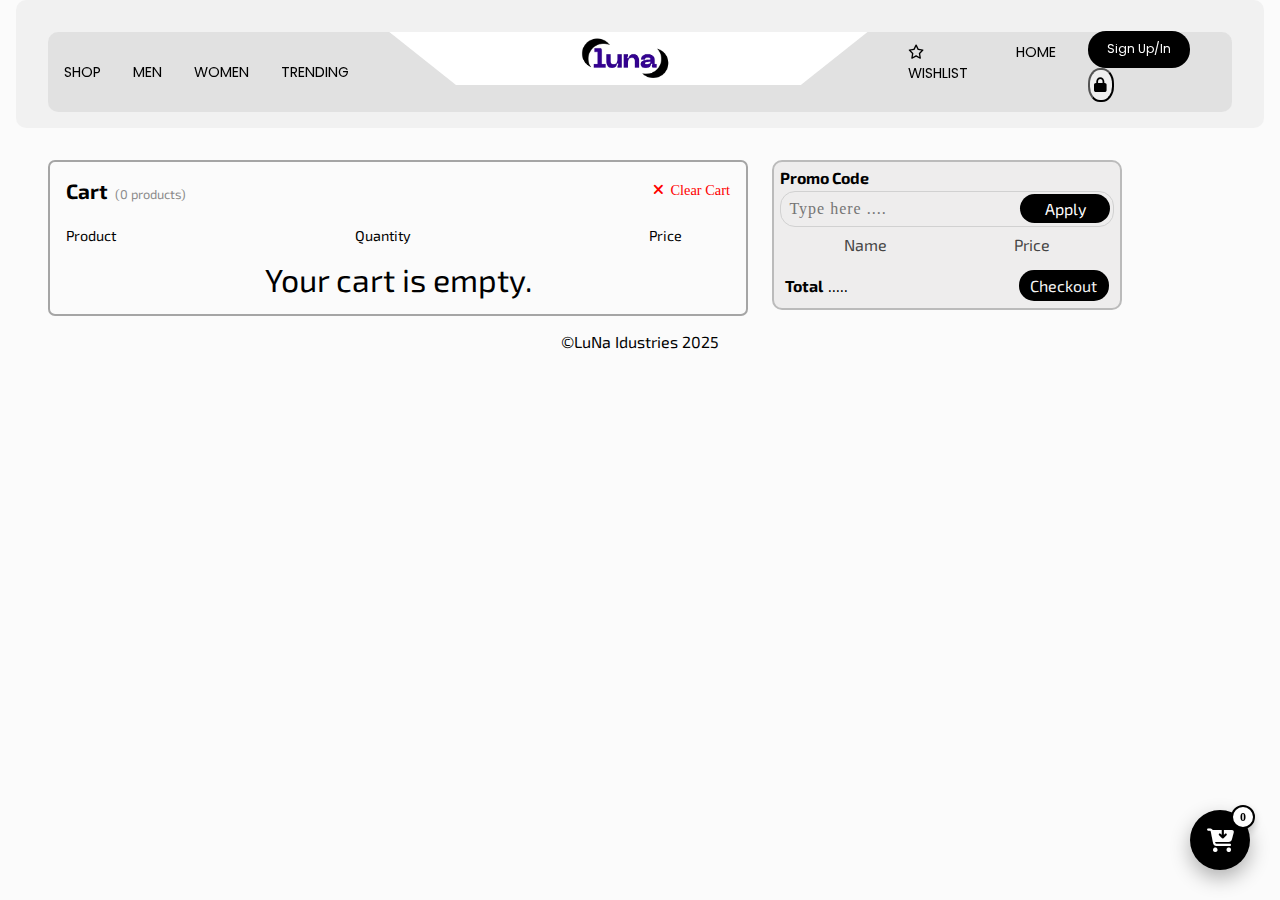
<file: cart.html>
<!doctype html>
<html lang="en">
  <head>
    <meta charset="UTF-8" />
    <meta name="viewport" content="width=device-width, initial-scale=1.0" />
    <link rel="stylesheet" href="css/style.css" />
    <link rel="icon" href="assets/black_moon_luna.png" />
    <link
      rel="stylesheet"
      href="https://cdnjs.cloudflare.com/ajax/libs/font-awesome/6.4.2/css/all.min.css"
    />
    <title>Luna Commerce</title>
  </head>
  <body>
    <div class="cartbadgediv">
      <div class="cartbadgeitself">
        <i class="fa-solid fa-cart-arrow-down"></i>
      </div>
      <div class="numberofcartbadgeitems">0</div>
    </div>
    <!--  <div class="loader-container">
      <lottie-player
        src="assets/LunaBigger.json"
        background="transparent"
        speed="1"
        style="width: 220px; height: 220px"
        loop
        autoplay
      >
      </lottie-player>
    </div> -->
    <article class="first_page" style="height: auto">
      <header>
        <div class="nav_bar_div first_nav_items" style="width: auto">
          <ul>
            <li><a href="shop.html">SHOP</a></li>
            <li><a href="shop.html#mensection">MEN</a></li>
            <li><a href="shop.html#womensection">WOMEN</a></li>
            <li><a href="shop.html#trendingsection">TRENDING</a></li>
          </ul>
        </div>
        <div class="nav_bar_div nav_logo">
          <div class="clip_path1_div"></div>
          <p id="logo_text_shop">
            <a href="index.html">
              <img
                src="assets/black_moon_luna-removebg-preview(1).png"
                alt=""
                width="170"
                height="150"
              />
            </a>
          </p>
        </div>
        <div class="nav_bar_div second_nav_items">
          <ul>
            <li>
              <a href="wishlist.html"
                ><i class="fa-regular fa-star"></i>WISHLIST</a
              >
            </li>
            <li>
              <a href="index.html"
                >HOME<!-- <i class="fa-solid fa-cart-shopping"></i>CART --></a
              >
            </li>
            <li class="buttons_on_nav">
              <button class="sign-up-button-1">Sign Up/In</button
              ><button class="lock_icon">
                <i class="fa-solid fa-lock"></i>
              </button>
            </li>
          </ul>
        </div>
      </header>
    </article>
    <main>
      <article class="sidebysidecartboxes">
        <div class="leftcartbox">
          <div class="leftcartboxtitleandclear">
            <div class="carttitle">
              Cart <span class="cartproductcount">(2 products)</span>
            </div>
            <div class="leftcartboxclearcart" style="cursor: pointer">
              <i class="fa-solid fa-xmark"></i>Clear Cart
            </div>
          </div>
          <div class="headingsforcartitems">
            <p class="productsoncarts">Product</p>
            <p class="quanityonitemoncarts">Quantity</p>
            <p class="priceofitemoncarts">Price</p>
          </div>
          <div class="itemscontaineroncart"></div>
          <!-- <div class="itemsdetailsitselfoncart">
            <div class="itemitselfoncart">
              <div class="itemimageoncart">
                <img
                  src="assets/firstairpodpros-removebg-preview.png"
                  alt=""
                  width="90"
                />
              </div>
              <div class="itemnameandcategoryoncart">
                <div class="itemnameoncart">Apple Airpods Pro</div>
                <div class="itemcaegoryoncart">White</div>
              </div>
            </div>
            <div class="incrementordecrementofitemoncart">
              <div class="decrementoncart">
                <i class="fa-solid fa-minus"></i>
              </div>

              <p class="numberofquantityoncart">0</p>
              <div class="incrementoncart">
                <i class="fa-solid fa-plus"></i>
              </div>
            </div>
            <div class="priceofitemoncart">$99</div>
            <div class="removecartitembutton">
              <i class="fa-solid fa-xmark"></i>
            </div>
          </div> -->
          <!-- <div class="itemsdetailsitselfoncart">
            <div class="itemitselfoncart">
              <div class="itemimageoncart">
                <img
                  src="assets/secondairpodsmax-removebg-preview.png"
                  alt=""
                  width="90"
                />
              </div>
              <div class="itemnameandcategoryoncart">
                <div class="itemnameoncart">Apple Airpods Pro</div>
                <div class="itemcaegoryoncart">Black</div>
              </div>
            </div>
            <div class="incrementordecrementofitemoncart">
              <div class="decrementoncart">
                <i class="fa-solid fa-minus"></i>
              </div>

              <p class="numberofquantityoncart">1</p>
              <div class="incrementoncart">
                <i class="fa-solid fa-plus"></i>
              </div>
            </div>
            <div class="priceofitemoncart">$99</div>
            <div class="removecartitembutton">
              <i class="fa-solid fa-xmark"></i>
            </div>
          </div> -->
        </div>
        <div class="rightcartbox">
          <div class="promocodeinputandbtn">
            <div class="promocodeheading">Promo Code</div>
            <input
              type="text"
              class="promocodeinput"
              placeholder="Type here ...."
            />
            <button class="applypormocodebutton">Apply</button>
          </div>
          <div class="name-price-on-cart-right-box">
            <div class="name-on-right-card-box">Name</div>
            <div class="price-on-right-cart-box">Price</div>
          </div>
          <div class="total-checkout-in-right-cart-box">
            <div class="total-right-cart-box">
              <strong>Total</strong> <span>.....</span>
            </div>
            <div class="checkout-button-right-cart-box">
              <button>Checkout</button>
            </div>
          </div>
        </div>
      </article>
    </main>
    <footer>
      <div class="main_page_copyright_cart font-exo">
        &copy;LuNa Idustries 2025
      </div>
    </footer>

    <script type="module" src="js/cart.js"></script>
  </body>
</html>
</file>
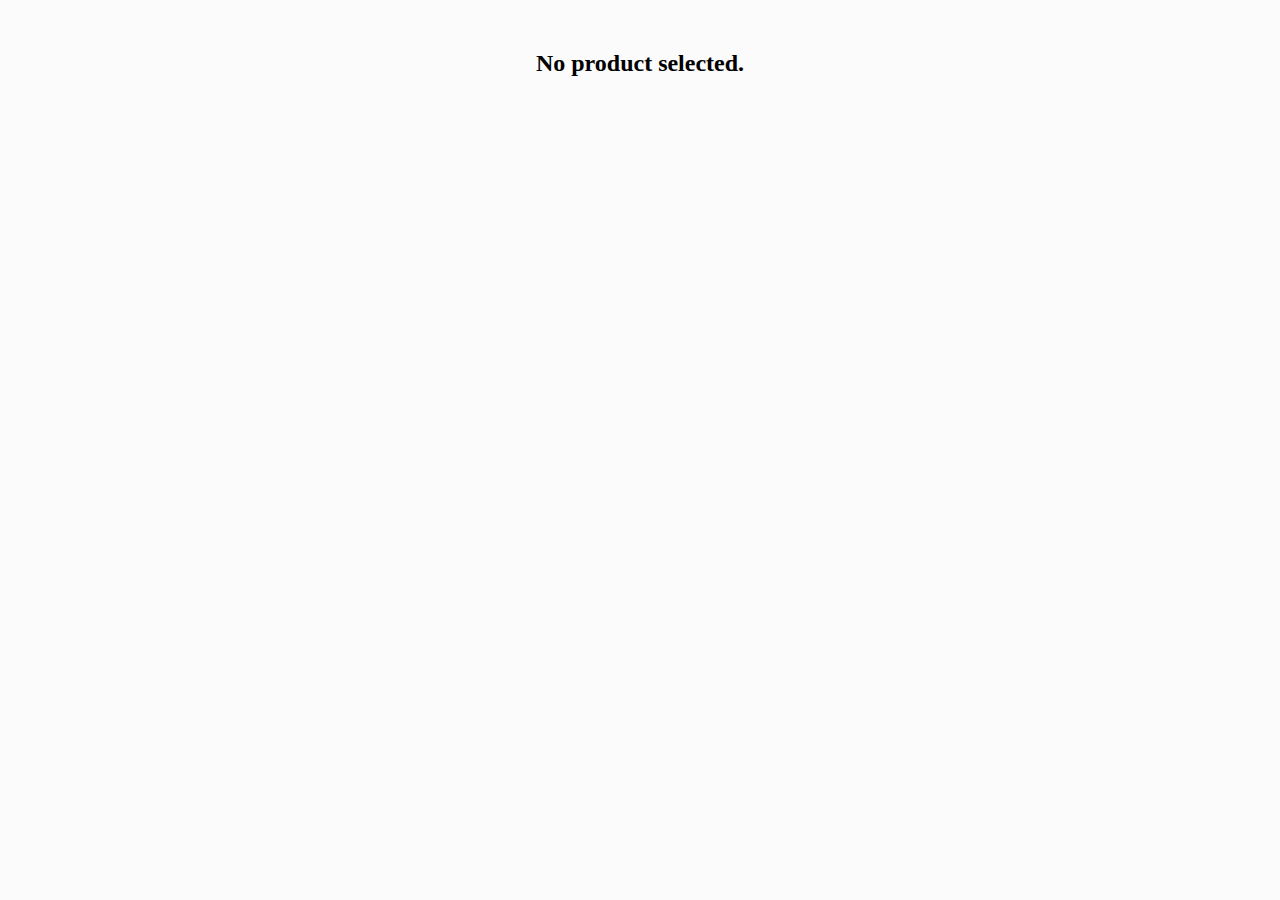
<file: product.html>
<!doctype html>
<html lang="en">
  <head>
    <meta charset="UTF-8" />
    <meta name="viewport" content="width=device-width, initial-scale=1.0" />
    <link rel="stylesheet" href="css/style.css" />
    <link rel="icon" href="assets/black_moon_luna.png" />
    <link
      rel="stylesheet"
      href="https://cdnjs.cloudflare.com/ajax/libs/font-awesome/6.4.2/css/all.min.css"
    />
    <title>Luna Commerce</title>
  </head>
  <body class="product_html_body_tag_for_positioning">
    <article class="first_page" style="height: auto">
      <header>
        <div class="nav_bar_div first_nav_items">
          <ul>
            <li><a href="shop.html">SHOP</a></li>
            <li><a href="#mensection">MEN</a></li>
            <li><a href="#womensection">WOMEN</a></li>
            <li><a href="#trendingsection">TRENDING</a></li>
          </ul>
        </div>
        <div class="nav_bar_div nav_logo">
          <div class="clip_path1_div"></div>
          <p id="logo_text_shop">
            <a href="index.html">
              <img
                src="assets/black_moon_luna-removebg-preview(1).png"
                alt=""
                width="170"
                height="150"
              />
            </a>
          </p>
        </div>
        <div class="nav_bar_div second_nav_items" id="productSecondNav">
          <ul id="productSecondNavUl">
            <li><a href="#seasonalsection">SEASONAL</a></li>
            <li>
              <a href="cart.html">
                <i class="fa-solid fa-cart-shopping"></i>CART
              </a>
            </li>
            <li class="buttons_on_nav">
              <button
                class="sign-up-button-1"
                onclick="window.location.href = 'signup.html'"
              >
                Sign Up/In
              </button>
              <button class="lock_icon">
                <i class="fa-solid fa-lock"></i>
              </button>
            </li>
          </ul>
        </div>
      </header>
    </article>

    <main>
      <section>
        <div class="imageandsidenotesonPRP">
          <div class="bigimageonPRPbackground">
            <div class="bigimageonPRP">
              <img
                src="assets/firstairpodpros-removebg-preview.png"
                alt=""
                width="400"
                class="itemimageonPRP"
              />
            </div>
          </div>
          <div class="textby largeimagesideonPRP">
            <div class="mainitemtitleforPRP">AIRPOD PRO - MAX</div>
            <div class="supportingtitlesentenceonPRP">
              For the Best Audio and noice cancellation device
            </div>
            <div class="staricononitemcardSh starsonPRP">
              <i class="fa-solid fa-star"></i>
              <i class="fa-solid fa-star"></i>
              <i class="fa-solid fa-star"></i>
              <i class="fa-solid fa-star"></i>
              <i class="fa-solid fa-star"></i>
              <p>(233)</p>
            </div>
            <div class="smallhrrulleronPRP"></div>
            <div class="largeboldpricesonPRP">$999.99</div>
            <div class="suggestedaymetntextonPRP">
              Suggested to pay monthly to ensure you dont forget
            </div>
            <div class="smallhrrulleronPRP"></div>
            <div class="incdec-and-aitemsleft-PRP">
              <div class="incrementofnumberofitemsonPRP">
                <span class="decrementonPRP" style="cursor: pointer">
                  <i class="fa-solid fa-minus"></i>
                </span>
                <span class="increordecrenumber">0</span>
                <span class="incrememntonPRP" style="cursor: pointer">
                  <i class="fa-solid fa-plus"></i>
                </span>
              </div>
              <div class="itemsleftonPRP">
                Only &nbsp;<span class="nuberofitemsleftonPRP">12</span
                >&nbsp;items left
              </div>
            </div>
            <div class="buynow-and-addtocart-button-on-PRP">
              <button class="buynoe-button-onPRP">Buy Now</button>
              <button class="addtocartbuttononPRP">Add to Cart</button>
            </div>
            <div class="smallhrrulleronPRP"></div>
            <div class="returnpolicyonPRP">
              <i class="fa-regular fa-clipboard"></i>
              <p>
                Free 30 days delivery returns.
                <span class="detailsfordeliveryreturnsonPRP">Details</span>
              </p>
            </div>
            <div class="smallhrrulleronPRP"></div>
          </div>
        </div>
      </section>

      <section class="similar-items-umaylikeon-PRP">
        <div class="headingforsimilartemsonPRP">
          <p>Similar Items You may like</p>
        </div>
        <section class="featureditemssection">
          <div class="overalldivforfeaturesitemcards"></div>
        </section>
      </section>

      <section
        class="modal_for_details_of_return_policy"
        id="overlay_for_modal"
      >
        <div class="modal_div_itself">
          <div class="headings_for_return_policy">
            <div class="return_policy_heading">
              <i class="fa-solid fa-car"></i>Return Policy
            </div>
            <div
              class="clost-button-for-return-policy-modal"
              style="cursor: pointer"
            >
              <i class="fa-solid fa-x"></i>
            </div>
          </div>
          <div class="first_paragraph_for_return_policy">
            <p>
              You may return items within 7 days of delivery. Returned items
              must be <strong>unused, unworn, unwashed</strong>, and must
              include all original tags and <strong>packaging</strong>.
            </p>
          </div>
          <div class="non-returnable-items-return-policy">
            <p>
              <strong>Non-returnable items</strong>: sale items, underwear,
              swimwear, and any item damaged through use or wear.
            </p>
          </div>
          <div class="non-returnable-items-return-policy">
            <p>
              To start a return, contact us at
              <span class="underlined-highlighted"
                >lunacommerce@support.com</span
              >
              with your order number. Once the item is received and inspected,
              refunds are issued either as store credit or to your original
              payment method. Shipping fees are not refundable unless the item
              arrived damaged or incorrect.
            </p>
          </div>
          <div class="non-returnable-items-return-policy">
            <p>
              For <strong>defective</strong> or wrong items, notify us within 48
              hours, and we will replace them at no cost.
            </p>
          </div>
          <div class="non-returnable-items-return-policy">
            <p>
              We reserve the right to refuse returns that do not meet our
              conditions. Items sent back without prior approval will not be
              accepted.
            </p>
          </div>
          <div class="non-returnable-items-return-policy">
            <p><strong>For all return or exchange issues:</strong></p>
            <ol style="margin-left: 1rem">
              <li>
                Email:
                <span class="underlined-highlighted"
                  >lunacommerce@support.com</span
                >
              </li>
              <li>
                Phone/WhatsApp:
                <span class="underlined-highlighted">+233 457 344 8990</span>
              </li>
            </ol>
          </div>
        </div>
      </section>
    </main>

    <div class="toastforwishlist1 font-exo">
      <div class="correctnadtextintoastforwish">
        <div class="correct_for_wishlist_toast">
          <i class="fa-regular fa-circle-check"></i>
        </div>
        <div class="great_and_actual_wishlist_toast_text">
          <div class="greatonwishlist_toast">Great!</div>
          <div class="actualtoast_text-on-wishlist">
            Item successfully added to wishlist
            <i class="fa-regular fa-star"></i>
          </div>
        </div>
      </div>
    </div>

    <div class="toastforwishlistremove font-exo">
      <div class="correctnadtextintoastforwish">
        <div class="correct_for_wishlist_toast remove_icon_toast">
          <i class="fa-regular fa-circle-xmark"></i>
        </div>
        <div class="great_and_actual_wishlist_toast_text">
          <div class="greatonwishlist_toast remove_title_toast">Removed!</div>
          <div class="actualtoast_text-on-wishlist">
            Item removed from wishlist
            <i class="fa-regular fa-star"></i>
          </div>
        </div>
      </div>
    </div>

    <div class="toastforaddtocart font-exo">
      <div class="correctnadtextintoastforwish">
        <div class="correct_for_wishlist_toast">
          <i class="fa-regular fa-circle-check"></i>
        </div>
        <div class="great_and_actual_wishlist_toast_text">
          <div class="greatonwishlist_toast">Great!</div>
          <div class="actualtoast_text-on-wishlist">
            Item successfully added to Cart
            <i class="fa-regular fa-star"></i>
          </div>
        </div>
      </div>
    </div>

    <div class="cartbadgediv">
      <div class="cartbadgeitself">
        <i class="fa-solid fa-cart-arrow-down"></i>
      </div>
      <div class="numberofcartbadgeitems">0</div>
    </div>

    <script type="module" src="js/product.js"></script>
  </body>
</html>
</file>
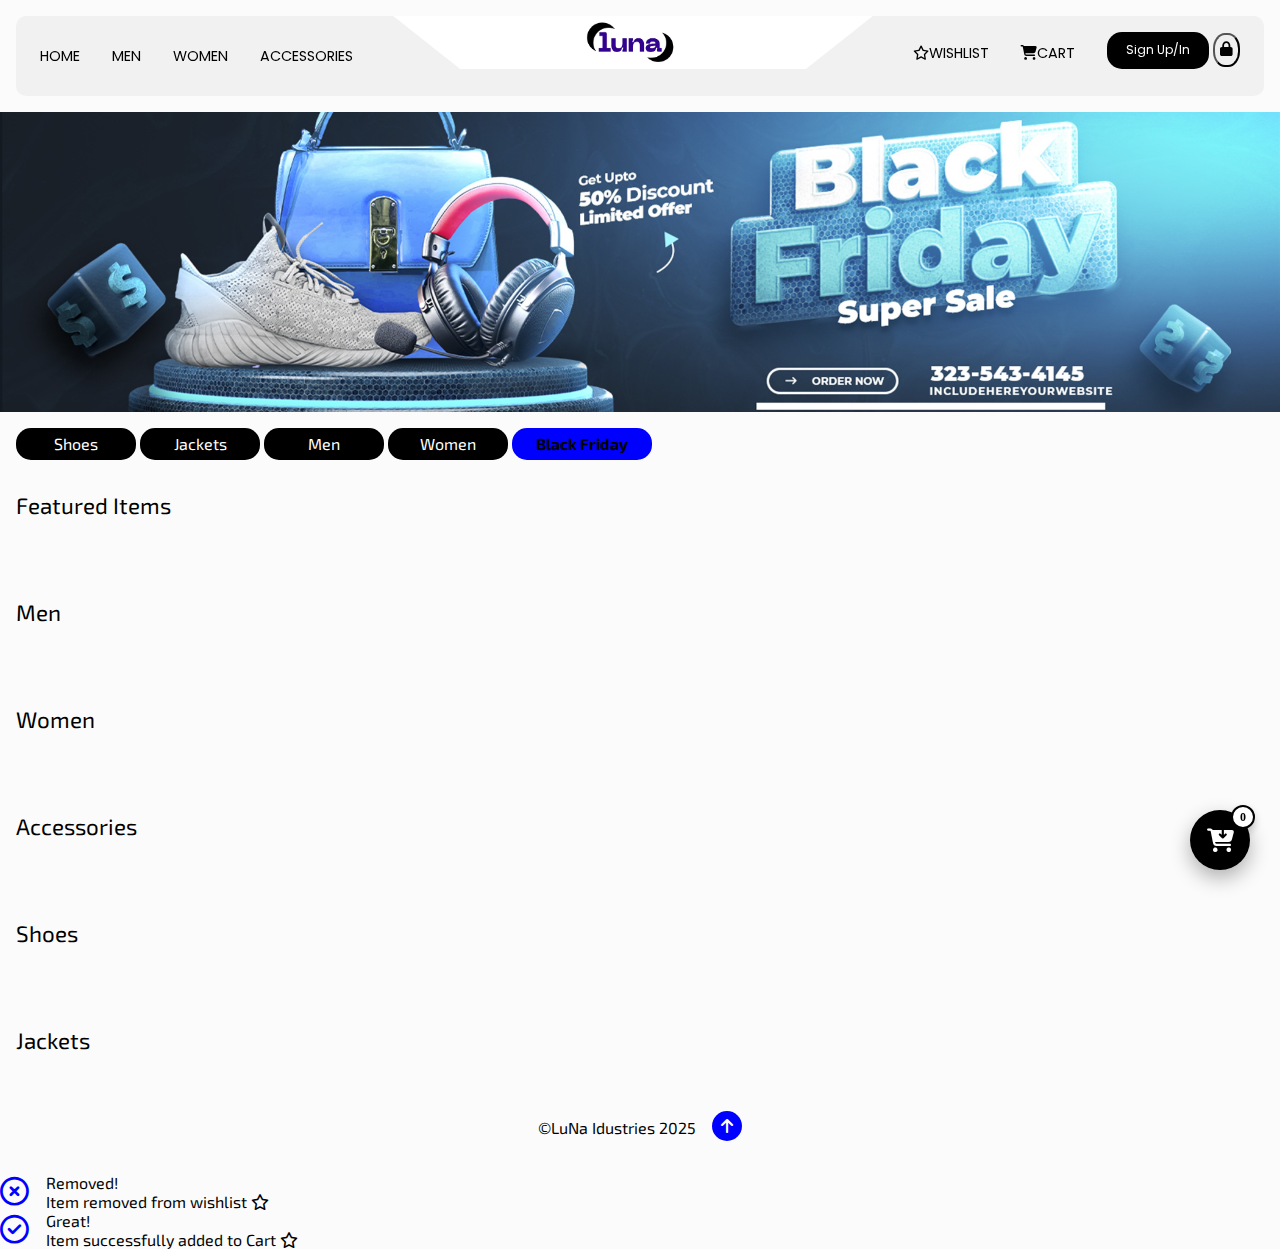
<file: shop.html>
<!doctype html>
<html lang="en">
  <head>
    <meta charset="UTF-8" />
    <meta name="viewport" content="width=device-width, initial-scale=1.0" />
    <link rel="stylesheet" href="css/style.css" />
    <link rel="icon" href="assets/black_moon_luna.png" />
    <link
      rel="stylesheet"
      href="https://cdnjs.cloudflare.com/ajax/libs/font-awesome/6.4.2/css/all.min.css"
    />
    <title>Luna Commerce</title>
  </head>
  <body>
    <div class="cartbadgediv">
      <div class="cartbadgeitself">
        <i class="fa-solid fa-cart-arrow-down"></i>
      </div>
      <div class="numberofcartbadgeitems">0</div>
    </div>

    <header class="header_for_shophtml" id="pageheader">
      <div class="nav_bar_div_forShop first_nav_items">
        <ul>
          <li><a href="index.html">HOME</a></li>
          <li><a href="#mensection">MEN</a></li>
          <li><a href="#womensection">WOMEN</a></li>
          <li><a href="#accessoriessection">ACCESSORIES</a></li>
        </ul>
      </div>

      <div class="nav_bar_div nav_logo">
        <div class="clip_path1_div"></div>
        <p id="logo_text_shop">
          <a href="index.html">
            <img
              src="assets/black_moon_luna-removebg-preview(1).png"
              alt=""
              width="170"
              height="150"
            />
          </a>
        </p>
      </div>

      <div class="nav_bar_div_forShop second_nav_items" id="shopSecondNav">
        <ul id="shopSecondNavUl">
          <li>
            <a href="wishlist.html">
              <i class="fa-regular fa-star"></i>WISHLIST
            </a>
          </li>
          <li>
            <a href="cart.html">
              <i class="fa-solid fa-cart-shopping"></i>CART
            </a>
          </li>
          <li class="buttons_on_nav">
            <button
              class="sign-up-button-1 bg-black rounded-md"
              onclick="window.location.href = 'signup.html'"
            >
              Sign Up/In
            </button>
            <button class="lock_icon">
              <i class="fa-solid fa-lock"></i>
            </button>
          </li>
        </ul>
      </div>
    </header>

    <main>
      <section id="pagebanner">
        <div class="updatedshopbanner">
          <img
            src="assets/newblueshopbanner2.jpg"
            alt=""
            class="bannerschange activebanner"
          />
          <img
            src="assets/black_friday_banner1_01.jpg"
            alt=""
            class="bannerschange"
          />
        </div>
        <div class="buttonsundershopbanner">
          <a href="#shoessection" class="button1underbanner">Shoes</a>
          <a href="#jacketssection" class="button1underbanner">Jackets</a>
          <a href="#mensection" class="button1underbanner">Men</a>
          <a href="#womensection" class="button1underbanner">Women</a>
          <a
            href="#womensection"
            class="button1underbanner"
            id="blackFridaybutton"
          >
            Black Friday
          </a>
        </div>
      </section>

      <section class="featureditemssection">
        <div class="featured-items-title"><p>Featured Items</p></div>
        <div class="overalldivforfeaturesitemcards"></div>
      </section>

      <section class="menssectiononshophtml" id="mensection">
        <p class="mensectiontititleSh">Men</p>
        <div class="overalldivformensitemscardsSh"></div>
      </section>

      <section class="womensssectiononshophtml" id="womensection">
        <p class="womenssectiontititleSh">Women</p>
        <div class="overalldivforwomenssitemscardsSh"></div>
      </section>

      <section class="accessoriessectiononshophtml" id="accessoriessection">
        <p class="assesoriessectiontititleSh">Accessories</p>
        <div class="overalldivforaccessoriessitemscardsSh"></div>
      </section>

      <section class="shoessectiononshophtml" id="shoessection">
        <p class="shoesectiontititleSh">Shoes</p>
        <div class="overalldivforshoesitemscardsSh"></div>
      </section>

      <section class="jacketsssectiononshophtml" id="jacketssection">
        <p class="jacketsectiontititleSh">Jackets</p>
        <div class="overalldivforjacketsitemscardsSh"></div>
      </section>
    </main>

    <footer>
      <div class="main_page_copyright">
        &copy;LuNa Idustries 2025
        <a href="#pagebanner"><i class="fa-solid fa-arrow-up"></i></a>
      </div>
    </footer>

    <div class="toastforwishlist1 font-exo">
      <div class="correctnadtextintoastforwish">
        <div class="correct_for_wishlist_toast">
          <i class="fa-regular fa-circle-check"></i>
        </div>
        <div class="great_and_actual_wishlist_toast_text">
          <div class="greatonwishlist_toast">Great!</div>
          <div class="actualtoast_text-on-wishlist">
            Item successfully added to wishlist
            <i class="fa-regular fa-star"></i>
          </div>
        </div>
      </div>
    </div>

    <div class="toastforwishlistremove font-exo">
      <div class="correctnadtextintoastforwish">
        <div class="correct_for_wishlist_toast remove_icon_toast">
          <i class="fa-regular fa-circle-xmark"></i>
        </div>
        <div class="great_and_actual_wishlist_toast_text">
          <div class="greatonwishlist_toast remove_title_toast">Removed!</div>
          <div class="actualtoast_text-on-wishlist">
            Item removed from wishlist
            <i class="fa-regular fa-star"></i>
          </div>
        </div>
      </div>
    </div>

    <div class="toastforaddtocart font-exo">
      <div class="correctnadtextintoastforwish">
        <div class="correct_for_wishlist_toast">
          <i class="fa-regular fa-circle-check"></i>
        </div>
        <div class="great_and_actual_wishlist_toast_text">
          <div class="greatonwishlist_toast">Great!</div>
          <div class="actualtoast_text-on-wishlist">
            Item successfully added to Cart
            <i class="fa-regular fa-star"></i>
          </div>
        </div>
      </div>
    </div>

    <script type="module" src="js/products.js"></script>
  </body>
</html>
</file>
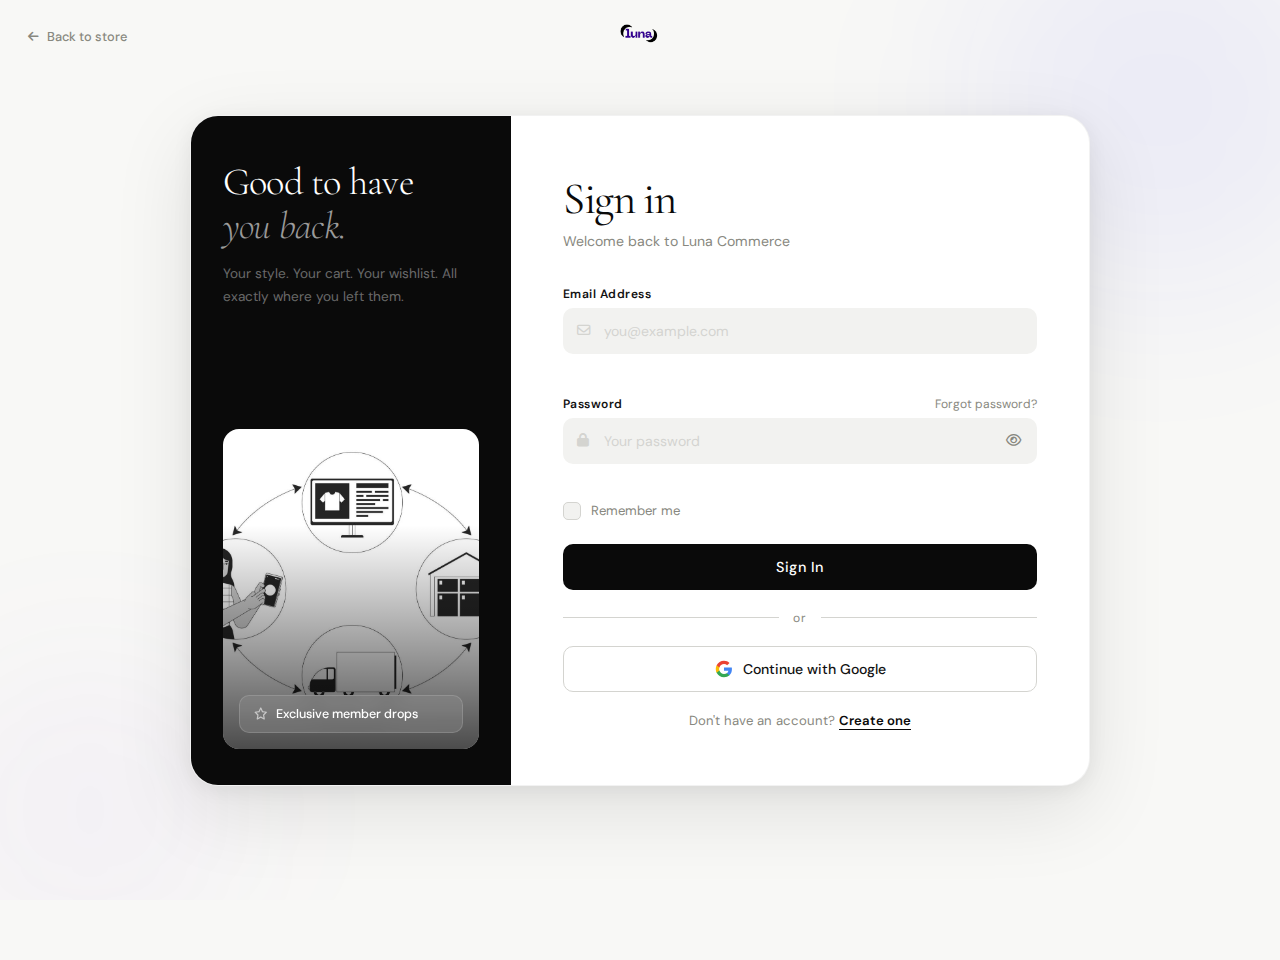
<file: signin.html>
<!doctype html>
<html lang="en">
  <head>
    <meta charset="UTF-8" />
    <meta name="viewport" content="width=device-width, initial-scale=1.0" />
    <title>Sign In — Luna Commerce</title>
    <link rel="icon" href="assets/black_moon_luna.png" />
    <link rel="stylesheet" href="css/signin.css" />
    <link rel="preconnect" href="https://fonts.googleapis.com" />
    <link rel="preconnect" href="https://fonts.gstatic.com" crossorigin />
    <link
      href="https://fonts.googleapis.com/css2?family=Cormorant+Garamond:ital,wght@0,300;0,400;0,600;1,300;1,400&family=DM+Sans:wght@300;400;500&display=swap"
      rel="stylesheet"
    />
    <link
      rel="stylesheet"
      href="https://cdnjs.cloudflare.com/ajax/libs/font-awesome/6.4.2/css/all.min.css"
    />
  </head>
  <body>
    <div class="signin_page_wrapper">
      <!-- Back link -->
      <a href="index.html" class="auth_back_link">
        <i class="fa-solid fa-arrow-left"></i>
        <span>Back to store</span>
      </a>

      <!-- Background blobs -->
      <div class="signin_bg_blob signin_blob_one"></div>
      <div class="signin_bg_blob signin_blob_two"></div>

      <!-- Logo top centre -->
      <div class="signin_logo_topcenter">
        <img
          src="assets/black_moon_luna-removebg-preview(1).png"
          alt="Luna Commerce"
          class="signin_logo_image"
        />
      </div>

      <div class="signin_main_container">
        <!-- Left panel — dark with illustration -->
        <div class="signin_left_panel">
          <div class="signin_left_inner">
            <div class="signin_left_text">
              <h2 class="signin_left_heading">
                Good to have<br /><em>you back.</em>
              </h2>
              <p class="signin_left_subtext">
                Your style. Your cart. Your wishlist. All exactly where you left
                them.
              </p>
            </div>
            <div class="signin_left_image_wrap">
              <img
                src="assets/secondemcommerceillustrations.jpg"
                alt=""
                class="signin_left_image"
              />
              <div class="signin_left_image_overlay"></div>
              <div class="signin_left_image_badge">
                <i class="fa-regular fa-star"></i>
                <span>Exclusive member drops</span>
              </div>
            </div>
          </div>
        </div>

        <!-- Right panel — form -->
        <div class="signin_right_panel">
          <div class="signin_form_header">
            <h1 class="signin_form_title">Sign in</h1>
            <p class="signin_form_subtitle">Welcome back to Luna Commerce</p>
          </div>

          <form class="signin_actual_form" id="signinActualForm" novalidate>
            <!-- Email -->
            <div class="signin_field_group" id="signinEmailGroup">
              <label class="signin_field_label" for="signinEmail"
                >Email Address</label
              >
              <div class="signin_input_wrapper">
                <i class="fa-regular fa-envelope signin_input_icon"></i>
                <input
                  type="email"
                  id="signinEmail"
                  class="signin_input_field"
                  placeholder="you@example.com"
                  autocomplete="email"
                />
              </div>
              <span class="signin_field_error" id="signinEmailError"></span>
            </div>

            <!-- Password -->
            <div class="signin_field_group" id="signinPasswordGroup">
              <div class="signin_label_row">
                <label class="signin_field_label" for="signinPassword"
                  >Password</label
                >
                <a href="#" class="signin_forgot_link">Forgot password?</a>
              </div>
              <div class="signin_input_wrapper">
                <i class="fa-solid fa-lock signin_input_icon"></i>
                <input
                  type="password"
                  id="signinPassword"
                  class="signin_input_field"
                  placeholder="Your password"
                  autocomplete="current-password"
                />
                <button
                  type="button"
                  class="signin_toggle_password"
                  id="signinTogglePasswordBtn"
                >
                  <i
                    class="fa-regular fa-eye"
                    id="signinTogglePasswordIcon"
                  ></i>
                </button>
              </div>
              <span class="signin_field_error" id="signinPasswordError"></span>
            </div>

            <!-- Remember me -->
            <div class="signin_remember_row">
              <label class="signin_checkbox_label">
                <input
                  type="checkbox"
                  id="signinRememberMe"
                  class="signin_checkbox"
                />
                <span class="signin_checkbox_custom"></span>
                <span class="signin_checkbox_text">Remember me</span>
              </label>
            </div>

            <!-- Submit -->
            <button
              type="submit"
              class="signin_submit_button"
              id="signinSubmitButton"
            >
              <span id="signinButtonText">Sign In</span>
              <div class="signin_button_loader" id="signinButtonLoader"></div>
            </button>

            <!-- Divider -->
            <div class="signin_divider_row">
              <div class="signin_divider_line"></div>
              <span class="signin_divider_text">or</span>
              <div class="signin_divider_line"></div>
            </div>

            <!-- Google -->
            <button
              type="button"
              class="signin_google_button"
              id="signinGoogleButton"
            >
              <svg
                class="google_icon_signin"
                viewBox="0 0 24 24"
                xmlns="http://www.w3.org/2000/svg"
              >
                <path
                  d="M22.56 12.25c0-.78-.07-1.53-.2-2.25H12v4.26h5.92c-.26 1.37-1.04 2.53-2.21 3.31v2.77h3.57c2.08-1.92 3.28-4.74 3.28-8.09z"
                  fill="#4285F4"
                />
                <path
                  d="M12 23c2.97 0 5.46-.98 7.28-2.66l-3.57-2.77c-.98.66-2.23 1.06-3.71 1.06-2.86 0-5.29-1.93-6.16-4.53H2.18v2.84C3.99 20.53 7.7 23 12 23z"
                  fill="#34A853"
                />
                <path
                  d="M5.84 14.09c-.22-.66-.35-1.36-.35-2.09s.13-1.43.35-2.09V7.07H2.18C1.43 8.55 1 10.22 1 12s.43 3.45 1.18 4.93l3.66-2.84z"
                  fill="#FBBC05"
                />
                <path
                  d="M12 5.38c1.62 0 3.06.56 4.21 1.64l3.15-3.15C17.45 2.09 14.97 1 12 1 7.7 1 3.99 3.47 2.18 7.07l3.66 2.84c.87-2.6 3.3-4.53 6.16-4.53z"
                  fill="#EA4335"
                />
              </svg>
              <span>Continue with Google</span>
            </button>

            <p class="signin_signup_redirect">
              Don't have an account? <a href="signup.html">Create one</a>
            </p>
          </form>
        </div>
      </div>
    </div>

    <!-- General error toast -->
    <div class="signin_error_toast" id="signinErrorToast">
      <i class="fa-solid fa-circle-exclamation"></i>
      <span id="signinErrorToastText"></span>
    </div>

    <script src="js/signin.js"></script>
  </body>
</html>
</file>
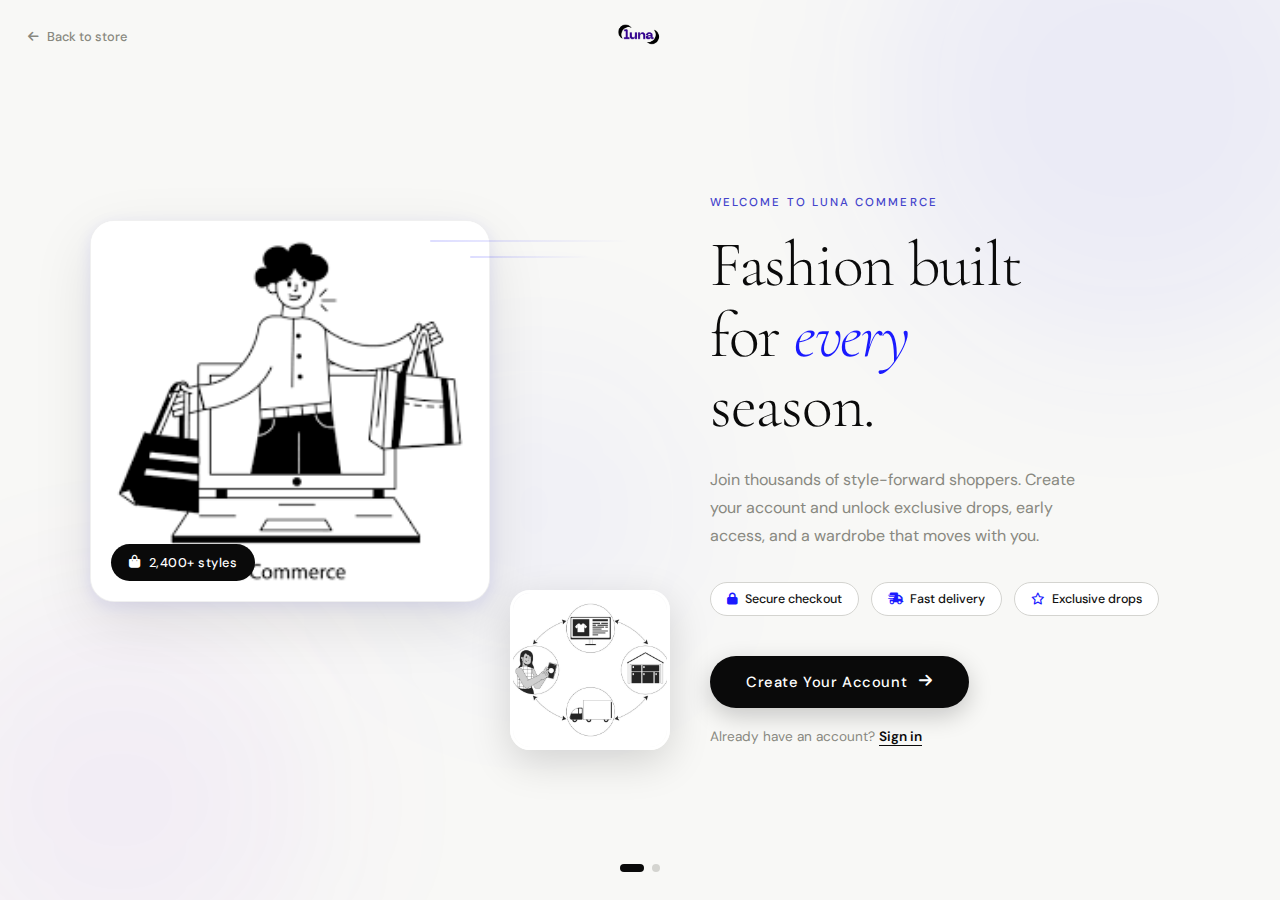
<file: signup.html>
<!doctype html>
<html lang="en">
  <head>
    <meta charset="UTF-8" />
    <meta name="viewport" content="width=device-width, initial-scale=1.0" />
    <title>Join Luna Commerce</title>
    <link rel="icon" href="assets/black_moon_luna.png" />
    <link rel="stylesheet" href="css/signup.css" />
    <link rel="preconnect" href="https://fonts.googleapis.com" />
    <link rel="preconnect" href="https://fonts.gstatic.com" crossorigin />
    <link
      href="https://fonts.googleapis.com/css2?family=Cormorant+Garamond:ital,wght@0,300;0,400;0,600;1,300;1,400&family=DM+Sans:wght@300;400;500&display=swap"
      rel="stylesheet"
    />
    <link
      rel="stylesheet"
      href="https://cdnjs.cloudflare.com/ajax/libs/font-awesome/6.4.2/css/all.min.css"
    />
  </head>
  <body>
    <!-- ═══════════════════════════════════
       SCREEN 1 — WELCOME / ILLUSTRATION
  ═══════════════════════════════════ -->
    <div class="welcome_screen_wrapper" id="welcomeScreenWrapper">
      <!-- Back link -->
      <a href="index.html" class="auth_back_link">
        <i class="fa-solid fa-arrow-left"></i>
        <span>Back to store</span>
      </a>

      <!-- Floating background blobs -->
      <div class="welcome_bg_blob blob_one"></div>
      <div class="welcome_bg_blob blob_two"></div>
      <div class="welcome_bg_blob blob_three"></div>

      <!-- Logo top centre -->
      <div class="luna_logo_topcenter">
        <img
          src="assets/black_moon_luna-removebg-preview(1).png"
          alt="Luna Commerce"
          class="luna_logo_image_signup"
        />
      </div>

      <!-- Main content split -->
      <div class="welcome_content_split">
        <!-- Left — illustration stack -->
        <div class="welcome_illustration_stack">
          <div class="illustration_card_main">
            <img
              src="assets/firstecomerceillutrations.png"
              alt="Luna Commerce"
              class="illustration_image_primary"
            />
            <div class="illustration_card_badge">
              <i class="fa-solid fa-bag-shopping"></i>
              <span>2,400+ styles</span>
            </div>
          </div>
          <div class="illustration_card_floating">
            <img
              src="assets/secondemcommerceillustrations.jpg"
              alt="Shop"
              class="illustration_image_secondary"
            />
          </div>
          <!-- Decorative lines -->
          <div class="deco_line deco_line_one"></div>
          <div class="deco_line deco_line_two"></div>
        </div>

        <!-- Right — copy and CTA -->
        <div class="welcome_copy_side">
          <div class="welcome_eyebrow">Welcome to Luna Commerce</div>
          <h1 class="welcome_headline">
            Fashion built<br />
            for <em>every</em><br />
            season.
          </h1>
          <p class="welcome_subtext">
            Join thousands of style-forward shoppers. Create your account and
            unlock exclusive drops, early access, and a wardrobe that moves with
            you.
          </p>

          <div class="welcome_trust_row">
            <div class="trust_pill">
              <i class="fa-solid fa-lock"></i>
              <span>Secure checkout</span>
            </div>
            <div class="trust_pill">
              <i class="fa-solid fa-truck-fast"></i>
              <span>Fast delivery</span>
            </div>
            <div class="trust_pill">
              <i class="fa-regular fa-star"></i>
              <span>Exclusive drops</span>
            </div>
          </div>

          <button class="welcome_next_button" id="welcomeNextButton">
            <span>Create Your Account</span>
            <i class="fa-solid fa-arrow-right"></i>
          </button>

          <p class="welcome_signin_redirect">
            Already have an account? <a href="signin.html">Sign in</a>
          </p>
        </div>
      </div>

      <!-- Bottom step indicator -->
      <div class="step_indicator_row">
        <div class="step_dot step_dot_active"></div>
        <div class="step_dot"></div>
      </div>
    </div>

    <!-- ═══════════════════════════════════
       SCREEN 2 — SIGNUP FORM
  ═══════════════════════════════════ -->
    <div class="signup_form_wrapper" id="signupFormWrapper">
      <!-- Back link -->
      <a href="index.html" class="auth_back_link">
        <i class="fa-solid fa-arrow-left"></i>
        <span>Back to store</span>
      </a>

      <div class="signup_bg_blob signup_blob_one"></div>
      <div class="signup_bg_blob signup_blob_two"></div>

      <!-- Logo top centre -->
      <div class="luna_logo_topcenter">
        <img
          src="assets/black_moon_luna-removebg-preview(1).png"
          alt="Luna Commerce"
          class="luna_logo_image_signup"
        />
      </div>

      <div class="signup_form_container">
        <!-- Left panel — decorative -->
        <div class="signup_left_panel">
          <div class="signup_left_inner">
            <div class="signup_left_quote">
              <i class="fa-solid fa-quote-left signup_quote_icon"></i>
              <p>
                "Style is a way to say who you are without having to speak."
              </p>
              <span>— Rachel Zoe</span>
            </div>
            <div class="signup_left_image_frame">
              <img
                src="assets/firstecomerceillutrations.png"
                alt=""
                class="signup_panel_image"
              />
              <div class="signup_left_image_overlay"></div>
            </div>
            <div class="signup_left_stats">
              <div class="signup_stat_item">
                <strong>12K+</strong>
                <span>Happy Customers</span>
              </div>
              <div class="signup_stat_divider"></div>
              <div class="signup_stat_item">
                <strong>2.4K</strong>
                <span>Styles Available</span>
              </div>
              <div class="signup_stat_divider"></div>
              <div class="signup_stat_item">
                <strong>4.9★</strong>
                <span>Avg Rating</span>
              </div>
            </div>
          </div>
        </div>

        <!-- Right panel — form -->
        <div class="signup_right_panel">
          <div class="signup_form_header">
            <div class="signup_step_label">Step 2 of 2</div>
            <h2 class="signup_form_title">Create your account</h2>
            <p class="signup_form_subtitle">
              Fill in the details below to get started
            </p>
          </div>

          <form class="signup_actual_form" id="signupActualForm" novalidate>
            <!-- Name row -->
            <div class="signup_field_row">
              <div class="signup_field_group" id="firstNameGroup">
                <label class="signup_field_label" for="signupFirstName"
                  >First Name</label
                >
                <div class="signup_input_wrapper">
                  <i class="fa-regular fa-user signup_input_icon"></i>
                  <input
                    type="text"
                    id="signupFirstName"
                    class="signup_input_field"
                    placeholder="Prince"
                    autocomplete="given-name"
                  />
                </div>
                <span class="signup_field_error" id="firstNameError"></span>
              </div>

              <div class="signup_field_group" id="lastNameGroup">
                <label class="signup_field_label" for="signupLastName"
                  >Last Name</label
                >
                <div class="signup_input_wrapper">
                  <i class="fa-regular fa-user signup_input_icon"></i>
                  <input
                    type="text"
                    id="signupLastName"
                    class="signup_input_field"
                    placeholder="Debrah"
                    autocomplete="family-name"
                  />
                </div>
                <span class="signup_field_error" id="lastNameError"></span>
              </div>
            </div>

            <!-- Email -->
            <div class="signup_field_group" id="emailGroup">
              <label class="signup_field_label" for="signupEmail"
                >Email Address</label
              >
              <div class="signup_input_wrapper">
                <i class="fa-regular fa-envelope signup_input_icon"></i>
                <input
                  type="email"
                  id="signupEmail"
                  class="signup_input_field"
                  placeholder="you@example.com"
                  autocomplete="email"
                />
              </div>
              <span class="signup_field_error" id="emailError"></span>
            </div>

            <!-- Password -->
            <div class="signup_field_group" id="passwordGroup">
              <label class="signup_field_label" for="signupPassword"
                >Password</label
              >
              <div class="signup_input_wrapper">
                <i class="fa-solid fa-lock signup_input_icon"></i>
                <input
                  type="password"
                  id="signupPassword"
                  class="signup_input_field"
                  placeholder="Min. 8 characters"
                  autocomplete="new-password"
                />
                <button
                  type="button"
                  class="signup_toggle_password"
                  id="togglePasswordBtn"
                >
                  <i class="fa-regular fa-eye" id="togglePasswordIcon"></i>
                </button>
              </div>
              <div class="password_strength_bar_wrapper">
                <div
                  class="password_strength_bar"
                  id="passwordStrengthBar"
                ></div>
              </div>
              <span
                class="password_strength_label"
                id="passwordStrengthLabel"
              ></span>
              <span class="signup_field_error" id="passwordError"></span>
            </div>

            <!-- Submit -->
            <button
              type="submit"
              class="signup_submit_button"
              id="signupSubmitButton"
            >
              <span id="signupButtonText">Create Account</span>
              <div class="signup_button_loader" id="signupButtonLoader"></div>
            </button>

            <!-- Divider -->
            <div class="signup_divider_row">
              <div class="signup_divider_line"></div>
              <span class="signup_divider_text">or</span>
              <div class="signup_divider_line"></div>
            </div>

            <!-- Google -->
            <button
              type="button"
              class="signup_google_button"
              id="signupGoogleButton"
            >
              <svg
                class="google_icon"
                viewBox="0 0 24 24"
                xmlns="http://www.w3.org/2000/svg"
              >
                <path
                  d="M22.56 12.25c0-.78-.07-1.53-.2-2.25H12v4.26h5.92c-.26 1.37-1.04 2.53-2.21 3.31v2.77h3.57c2.08-1.92 3.28-4.74 3.28-8.09z"
                  fill="#4285F4"
                />
                <path
                  d="M12 23c2.97 0 5.46-.98 7.28-2.66l-3.57-2.77c-.98.66-2.23 1.06-3.71 1.06-2.86 0-5.29-1.93-6.16-4.53H2.18v2.84C3.99 20.53 7.7 23 12 23z"
                  fill="#34A853"
                />
                <path
                  d="M5.84 14.09c-.22-.66-.35-1.36-.35-2.09s.13-1.43.35-2.09V7.07H2.18C1.43 8.55 1 10.22 1 12s.43 3.45 1.18 4.93l3.66-2.84z"
                  fill="#FBBC05"
                />
                <path
                  d="M12 5.38c1.62 0 3.06.56 4.21 1.64l3.15-3.15C17.45 2.09 14.97 1 12 1 7.7 1 3.99 3.47 2.18 7.07l3.66 2.84c.87-2.6 3.3-4.53 6.16-4.53z"
                  fill="#EA4335"
                />
              </svg>
              <span>Continue with Google</span>
            </button>

            <p class="signup_signin_redirect">
              Already have an account? <a href="signin.html">Sign in</a>
            </p>
          </form>
        </div>
      </div>

      <!-- Step indicator -->
      <div class="step_indicator_row">
        <div class="step_dot"></div>
        <div class="step_dot step_dot_active"></div>
      </div>
    </div>

    <!-- Success overlay -->
    <div class="signup_success_overlay" id="signupSuccessOverlay">
      <div class="signup_success_card">
        <div class="signup_success_icon_wrap">
          <i class="fa-solid fa-circle-check"></i>
        </div>
        <h3 class="signup_success_title">Welcome to Luna!</h3>
        <p class="signup_success_text">
          Your account has been created successfully.
        </p>
        <a href="index.html" class="signup_success_cta">Start Shopping</a>
      </div>
    </div>

    <script src="js/signup.js"></script>
  </body>
</html>
</file>
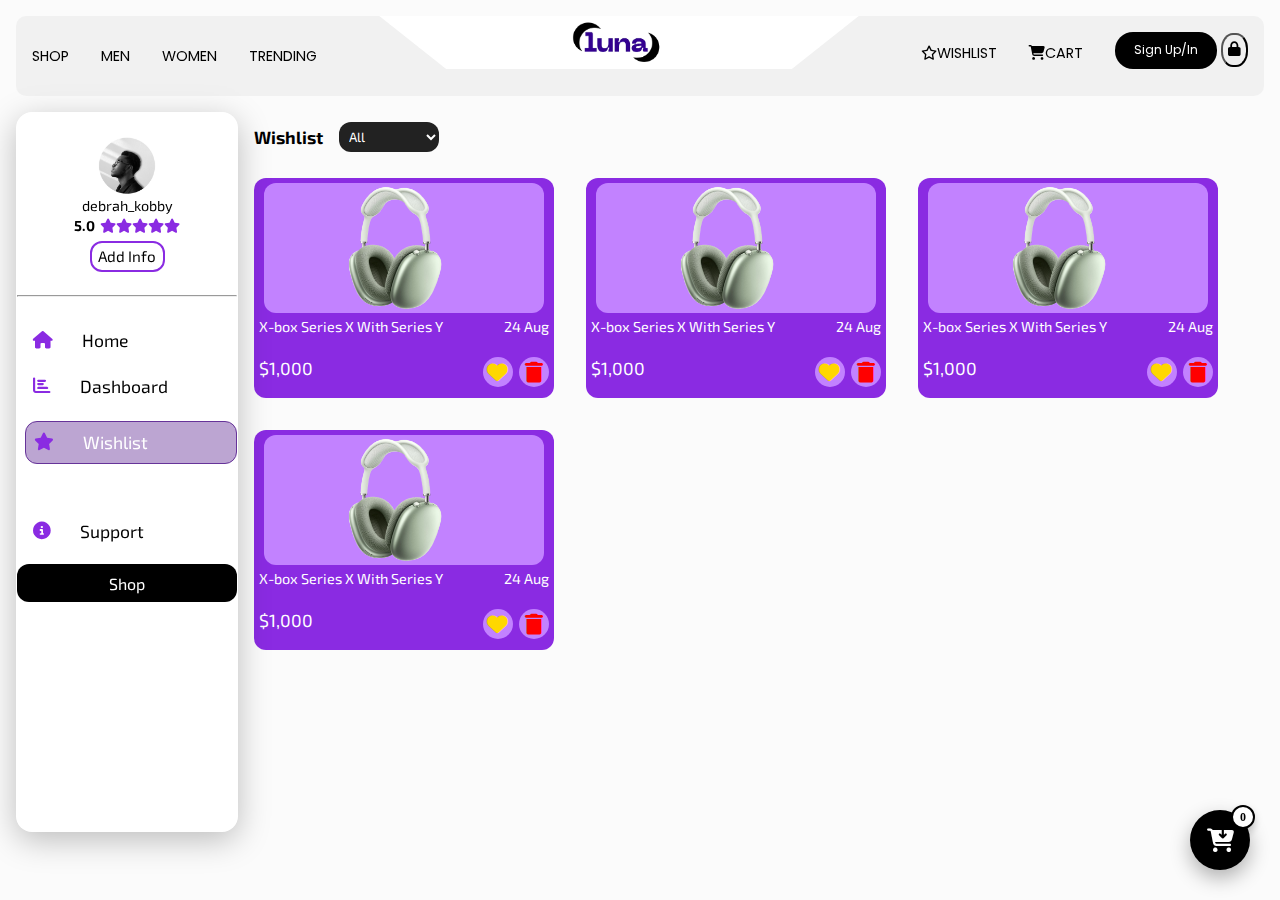
<file: wishlist.html>
<!doctype html>
<html lang="en">
  <head>
    <meta charset="UTF-8" />
    <meta name="viewport" content="width=device-width, initial-scale=1.0" />
    <title>Luna Wish</title>
    <link rel="stylesheet" href="css/style.css" />
    <link rel="icon" href="assets/black_moon_luna.png" />
    <link
      rel="stylesheet"
      href="https://cdnjs.cloudflare.com/ajax/libs/font-awesome/6.4.2/css/all.min.css"
    />
  </head>
  <body>
    <div class="cartbadgediv">
      <div class="cartbadgeitself">
        <i class="fa-solid fa-cart-arrow-down"></i>
      </div>
      <div class="numberofcartbadgeitems">0</div>
    </div>
    <div class="loader-container flex-center loader-container-hidden">
      <lottie-player
        src="assets/LunaBigger.json"
        background="transparent"
        speed="1"
        style="width: 220px; height: 220px"
        loop
        autoplay
      ></lottie-player>
    </div>
    <header class="mainpageheader">
      <div class="nav_bar_div first_nav_items">
        <ul>
          <li><a href="shop.html">SHOP</a></li>
          <li><a href="shop.html#mensection">MEN</a></li>
          <li><a href="shop.html#womensection">WOMEN</a></li>
          <li><a href="shop.html#trendingsection">TRENDING</a></li>
        </ul>
      </div>

      <div class="nav_bar_div nav_logo">
        <div class="clip_path1_div"></div>
        <p class="logo_text absolute">
          <img
            src="assets/black_moon_luna-removebg-preview(1).png"
            alt=""
            width="170"
            height="150"
          />
        </p>
      </div>

      <div class="nav_bar_div second_nav_items">
        <ul>
          <li>
            <a href="wishlist.html"
              ><i class="fa-regular fa-star"></i>WISHLIST</a
            >
          </li>
          <li>
            <a href="cart.html"
              ><i class="fa-solid fa-cart-shopping"></i>CART</a
            >
          </li>
          <li class="buttons_on_nav">
            <button class="sign-up-button-1 bg-black rounded-md">
              Sign Up/In
            </button>
            <button class="lock_icon">
              <i class="fa-solid fa-lock"></i>
            </button>
          </li>
        </ul>
      </div>
    </header>
    <main>
      <div class="overall_div_for_wishlist_page">
        <div class="div_for_wishlist_side_profile">
          <div class="first_part_of_profile_section">
            <div class="profile_picture_on_wishlist">
              <img src="assets/profilepic1.jpg" alt="Profile Pic" />
            </div>
            <div class="wishlistprofile_name">
              <p class="font-exo">debrah_kobby</p>
            </div>
            <div class="div_stars_on_wishlist_profile font-exo">
              <div class="numberofstarswishlistprofile">5.0</div>
              <div class="stars_on_wishlist_profile">
                <i class="fa-solid fa-star"></i><i class="fa-solid fa-star"></i
                ><i class="fa-solid fa-star"></i><i class="fa-solid fa-star"></i
                ><i class="fa-solid fa-star"></i>
              </div>
            </div>
            <div class="addinfobutononwishlistprofile">
              <button class="font-exo">Add Info</button>
            </div>
          </div>
          <hr />
          <div class="second_part_of_wishlist_profiele_Section">
            <div class="homes_second_wishlist_prof_sec home-onwishlistprofile">
              <i class="fa-solid fa-house"></i>Home
            </div>
            <div class="homes_second_wishlist_prof_sec">
              <i class="fa-solid fa-chart-bar"></i>Dashboard
            </div>
            <div
              class="homes_second_wishlist_prof_sec wishlist_butotn_on_wishlist_profile"
            >
              <i class="fa-solid fa-star"></i>Wishlist
            </div>
            <div
              class="homes_second_wishlist_prof_sec support_on_wishlist_profile"
            >
              <i class="fa-solid fa-circle-info"></i>Support
            </div>
          </div>
          <div class="shop_button_on_wishlist_profile font-exo">
            <button>Shop</button>
          </div>
        </div>
        <div class="div_fior_wishlist_right_section">
          <div class="wishlist_heading_on_right_Side">
            <p class="font-exo">Wishlist</p>
            <select
              name="wishlist_category"
              id="wishlist_category"
              class="font-exo"
            >
              <option value="All" selected>All</option>
              <option value="shoes">Shoes</option>
              <option value="shoes">Shoes</option>
              <option value="shoes">Shoes</option>
            </select>
          </div>
          <div class="actual_wishlists_items_overall_div">
            <div class="individual_wishlist_cards">
              <div class="container_for_wishlist_item_image">
                <img src="assets/firstairpodpros-removebg-preview.png" alt="" />
              </div>
              <div class="name_and_date_on_wishlist_items font-exo">
                <p class="name_on_wishlist_item">
                  X-box Series X With Series Y
                </p>
                <p class="date_on_wishlist_item">24 Aug</p>
              </div>
              <div
                class="price_and_heart_icon_on_wishlist_icon_on_wishlist_item"
              >
                <div class="price_on_wishlist_item font-exo">$1,000</div>
                <div class="wish_and_delete_on_wishlist_item">
                  <div class="wish_on_wishlist_item">
                    <i class="fa-solid fa-heart"></i>
                  </div>
                  <div class="delete_on_wishlist_item">
                    <i class="fa-solid fa-trash"></i>
                  </div>
                </div>
              </div>
            </div>
            <div class="individual_wishlist_cards">
              <div class="container_for_wishlist_item_image">
                <img src="assets/firstairpodpros-removebg-preview.png" alt="" />
              </div>
              <div class="name_and_date_on_wishlist_items font-exo">
                <p class="name_on_wishlist_item">
                  X-box Series X With Series Y
                </p>
                <p class="date_on_wishlist_item">24 Aug</p>
              </div>
              <div
                class="price_and_heart_icon_on_wishlist_icon_on_wishlist_item"
              >
                <div class="price_on_wishlist_item font-exo">$1,000</div>
                <div class="wish_and_delete_on_wishlist_item">
                  <div class="wish_on_wishlist_item">
                    <i class="fa-solid fa-heart"></i>
                  </div>
                  <div class="delete_on_wishlist_item">
                    <i class="fa-solid fa-trash"></i>
                  </div>
                </div>
              </div>
            </div>
            <div class="individual_wishlist_cards">
              <div class="container_for_wishlist_item_image">
                <img src="assets/firstairpodpros-removebg-preview.png" alt="" />
              </div>
              <div class="name_and_date_on_wishlist_items font-exo">
                <p class="name_on_wishlist_item">
                  X-box Series X With Series Y
                </p>
                <p class="date_on_wishlist_item">24 Aug</p>
              </div>
              <div
                class="price_and_heart_icon_on_wishlist_icon_on_wishlist_item"
              >
                <div class="price_on_wishlist_item font-exo">$1,000</div>
                <div class="wish_and_delete_on_wishlist_item">
                  <div class="wish_on_wishlist_item">
                    <i class="fa-solid fa-heart"></i>
                  </div>
                  <div class="delete_on_wishlist_item">
                    <i class="fa-solid fa-trash"></i>
                  </div>
                </div>
              </div>
            </div>
            <div class="individual_wishlist_cards">
              <div class="container_for_wishlist_item_image">
                <img src="assets/firstairpodpros-removebg-preview.png" alt="" />
              </div>
              <div class="name_and_date_on_wishlist_items font-exo">
                <p class="name_on_wishlist_item">
                  X-box Series X With Series Y
                </p>
                <p class="date_on_wishlist_item">24 Aug</p>
              </div>
              <div
                class="price_and_heart_icon_on_wishlist_icon_on_wishlist_item"
              >
                <div class="price_on_wishlist_item font-exo">$1,000</div>
                <div class="wish_and_delete_on_wishlist_item">
                  <div class="wish_on_wishlist_item">
                    <i class="fa-solid fa-heart"></i>
                  </div>
                  <div class="delete_on_wishlist_item">
                    <i class="fa-solid fa-trash"></i>
                  </div>
                </div>
              </div>
            </div>
          </div>
        </div>
      </div>
    </main>
    <script src="js/wishlist.js"></script>
  </body>
</html>
</file>
<file: css/style.css>
@import url("https://fonts.googleapis.com/css2?family=Poppins:ital,wght@0,100;0,200;0,300;0,400;0,500;0,600;0,700;0,800;0,900;1,100;1,200;1,300;1,400;1,500;1,600;1,700;1,800;1,900&display=swap");
@import url("https://fonts.googleapis.com/css2?family=Orbitron:wght@400..900&display=swap");
@import url("https://fonts.googleapis.com/css2?family=Exo+2:ital,wght@0,100..900;1,100..900&display=swap");
@import url("shop.css");
@import url("product.css");
@import url("cart.css");
@import url("wishlist.css");

/* RESET */
* {
  margin: 0;
  padding: 0;
  box-sizing: border-box;
}

img {
  display: block;
  max-width: 100%;
  height: auto;
}

input,
a,
button,
textarea {
  font: inherit;
}

input {
  letter-spacing: 1px;
  padding: 0.2rem;
}

html {
  scroll-behavior: smooth;
}

/* UTILITY CLASSES */
.flex-center {
  display: flex;
  justify-content: center;
  align-items: center;
}

.font-exo {
  font-family: "Exo 2", sans-serif;
}

.absolute {
  position: absolute;
}

.bg-black {
  background-color: #000000;
  color: #ffffff;
}

.bg-white {
  background-color: #ffffff;
  color: #000000;
}

.bg-gray-light {
  background-color: rgb(209, 209, 209);
}

.rounded-md {
  border-radius: 15px;
}

.rounded-circle {
  border-radius: 50%;
}

/* PRELOADER */
.loader-container {
  height: 100vh;
}
.loader-container-hidden {
  display: none;
}
/* NAVIGATION */
/* BODY */
body {
  background: rgba(219, 219, 219, 0.1);
}

/* NAVIGATION - STICKY HEADER */
header {
  position: sticky !important;
  top: 0 !important;
  z-index: 1000 !important;
  display: flex;
  gap: 2rem;
  justify-content: center;
  align-items: center;
  margin: 1rem;
  margin-bottom: 0;
  padding: 0.5rem;
  background: rgba(158, 158, 158, 0.1);
  backdrop-filter: blur(6px);
  border-radius: 10px;
  height: 80px;
}

.nav_bar_div ul {
  display: flex;
  gap: 2rem;
  padding: 0.5rem;
}

.nav_bar_div li {
  list-style: none;
  position: relative;
  font-family: "Poppins", sans-serif;
  font-weight: 400;
  font-size: 0.9rem;
}

.nav_bar_div li a {
  text-decoration: none;
  color: #000000;
  position: relative;
  padding-bottom: 2px;
}

.nav_bar_div li a::after {
  content: "";
  position: absolute;
  left: 0;
  bottom: -2px;
  width: 100%;
  height: 2px;
  background: #000000;
  transform: scaleX(0);
  transform-origin: right;
  transition: transform 0.3s ease-in-out;
}

.nav_bar_div li a:hover::after {
  transform: scaleX(1);
}

.first_nav_items {
  margin-right: auto;
}

.second_nav_items {
  margin-left: auto;
}

.nav_logo {
  position: relative;
  width: clamp(300px, 40vw, 480px);
  height: 90px;
}

.clip_path1_div {
  width: 100%;
  height: 100%;
  background: #ffffff;
  clip-path: polygon(21% 0, 71% 0, 100% 0, 86% 59%, 14% 59%, 0 0);
  margin-top: 0.3rem;
}

.logo_text {
  top: 35%;
  left: 50%;
  transform: translate(-50%, -50%);
  color: #000000;
  font-size: 1.1rem;
  font-family: "Poppins", sans-serif;
}

.sign-up-button-1 {
  padding: 0.6rem 1.2rem;
  border: none;
  font-size: 0.75rem;
  cursor: pointer;
}

.buttons_on_nav {
  margin-top: -0.7rem;
}

.lock_icon {
  border-radius: 45%;
  padding: 0.3rem;
  cursor: pointer;
}

/* Hamburger Menu - Hidden by default */
.hamburger-menu {
  display: none;
  flex-direction: column;
  gap: 4px;
  cursor: pointer;
  padding: 0.5rem;
  border: 1px solid #ccc;
  border-radius: 8px;
  background-color: white;
  width: 40px;
  height: 40px;
  justify-content: center;
  align-items: center;
  transition: all 0.3s ease;
}

.hamburger-menu span {
  width: 22px;
  height: 2.5px;
  background-color: #000;
  border-radius: 2px;
  transition: all 0.3s ease;
}

/* Hamburger animation when active */
.hamburger-menu.active span:nth-child(1) {
  transform: rotate(45deg) translate(5px, 5px);
}

.hamburger-menu.active span:nth-child(2) {
  opacity: 0;
}

.hamburger-menu.active span:nth-child(3) {
  transform: rotate(-45deg) translate(7px, -6px);
}
/*CART BADGE - STICKY BOTTOM RIGHT*/
.cartbadgediv {
  /* This forces the element to the viewport regardless of parents */
  position: fixed;
  bottom: 30px;
  right: 30px;

  /* High z-index to stay above everything */
  z-index: 99999;

  /* Ensure it doesn't disappear */
  display: flex;
  visibility: visible;
  opacity: 1;
}

.cartbadgediv:hover {
  transform: translateY(-5px) scale(1.05);
}

.cartbadgeitself {
  font-size: 1.5rem;
  height: 60px;
  width: 60px;
  background-color: #000000;
  display: flex;
  align-items: center;
  justify-content: center;
  border-radius: 50%;
  color: white;
  box-shadow: 0 8px 20px rgba(0, 0, 0, 0.3);
  transition: all 0.3s ease;
}

.cartbadgediv:hover .cartbadgeitself {
  background-color: #333333;
  box-shadow: 0 12px 28px rgba(0, 0, 0, 0.4);
}

.numberofcartbadgeitems {
  position: absolute;
  top: -5px;
  right: -5px;
  color: black;
  background-color: white;
  border: 2px solid black;
  min-width: 24px;
  height: 24px;
  border-radius: 50%;
  display: flex;
  align-items: center;
  justify-content: center;
  font-size: 0.75rem;
  font-weight: bold;
  box-shadow: 0 4px 8px rgba(0, 0, 0, 0.2);
}

/* FIRST PAGE */
.first_page {
  background: rgba(158, 158, 158, 0.1);
  backdrop-filter: blur(6px);
  height: 91vh;
  padding: 1rem;
  margin: 1rem;
  border-radius: 10px;
  margin-top: 0;
}

.hero_section {
  display: flex;
  justify-content: center;
  flex-direction: column;
  align-items: center;
  text-align: center;
  font-size: clamp(1.5rem, 4vw, 2.5rem);
}

.main_page_copyright {
  margin-bottom: 2rem;
}

/* BUTTONS */
.buttons_on_first_page {
  gap: 0.3rem;
  margin-top: 1rem;
}

.shop1,
.explore1 {
  padding: 0.5rem 1.3rem;
  border: none;
  cursor: pointer;
}

/* HERO BOTTOM SECTION */
.reviewsonhomepage {
  display: flex;
  flex-direction: column;
  gap: 1rem;
  width: min(450px, 90%);
  margin-top: -3rem;
}

.reviewsonhomepage img {
  width: 120px;
}

.reviewsonhomepage p {
  width: 80%;
  color: rgb(77, 76, 76);
}

.model-image-1-n-homepage {
  margin-right: auto;
  align-self: flex-start;
  margin-top: 0.35rem;

  -webkit-mask-image: linear-gradient(
    to bottom,
    rgba(0, 0, 0, 1) 70%,
    rgba(0, 0, 0, 0) 100%
  );

  mask-image: linear-gradient(
    to bottom,
    rgba(0, 0, 0, 1) 70%,
    rgba(0, 0, 0, 0) 100%
  );
}

.video-on-homepage {
  position: relative;
}

.video-on-homepage video {
  border-radius: 10px;
  width: clamp(200px, 25vw, 300px);
}

.video-on-homepage::after {
  content: "";
  background-color: rgba(3, 3, 3, 0.5);
  position: absolute;
  top: 0;
  left: 0;
  width: 100%;
  height: 99%;
  border-radius: 10px;
  pointer-events: none;
}

/* SECOND PAGE MOD */
.second-page {
  height: 100vh;
  margin-top: -1rem;
  background-color: white;
  position: relative;
}

.biglifestyletext {
  background-color: rgb(122, 122, 122);
  color: white;
  display: flex;
  justify-content: center;
  white-space: nowrap;
}

.biglifestyletext p {
  font-size: 4rem;
  letter-spacing: 20px;
  font-family: "Orbitron", sans-serif;
}

.lienenJruler {
  width: 500px;
  height: 2px;
  background-color: black;
  top: 55%;
  left: 23%;
  border-radius: 7px;
}

.toplookbookconnection {
  top: 40%;
  left: 65%;
}

.toplookbookconnection h2 {
  font-size: 3.2rem;
}

.toplookbookconnection p {
  border: 1px solid black;
  padding: 0.7rem;
  width: 120px;
}

/* TOP PICKS SECTION */
.top-picks-section {
  padding: 1rem;
  overflow: hidden;
  position: relative;
  max-width: 1300px;
  margin: 0 auto;
}

.first-top-picks-texts {
  display: flex;
  flex-wrap: wrap;
  justify-content: space-between;
  margin-bottom: 1.5rem;
}

.first-top-pick-text {
  width: min(550px, 100%);
  font-size: clamp(1.5rem, 3vw, 2.6rem);
}

.second-top-pick-text {
  display: flex;
  align-items: center;
  width: min(400px, 100%);
}

.images-div-in-top-picks {
  width: 100%;
  overflow: hidden;
  position: relative;
  border-radius: 12px;
}

.slides-container {
  display: flex;
  transition: transform 1s ease-in-out;
}

.first-image-div-on-top-picks {
  position: relative;
  flex: 0 0 100%;
  max-height: 500px;
  overflow: hidden;
}

.first-image-div-on-top-picks img {
  width: 100%;
  height: 100%;
  max-height: 500px;
  object-fit: cover;
  border-radius: 13px;
  display: block;
}

.first-p-on-top-picks-images {
  top: 30%;
  left: 5%;
  color: #ffffff;
  width: 60%;
  font-size: clamp(1.2rem, 2.5vw, 2rem);
  line-height: 1.5;
}

.date-on-top-picks-images {
  top: 5%;
  right: 5%;
  color: #ffffff;
}

.bordered-text-on-top-pick-image {
  bottom: 10%;
  left: 5%;
  padding: 0.3rem 0.6rem;
  width: fit-content;
  border: 1px solid gray;
  color: rgb(184, 184, 184);
  backdrop-filter: blur(5px);
}

.bordered-text-on-top-pick-image i {
  font-size: 0.4rem;
  margin-right: 0.4rem;
}

.bordered-text-on-top-pick-image p {
  font-size: 0.8rem;
}

/* NEW ARRIVALS */
.newarrivalsonmainpage {
  margin-top: 2rem;
  padding: 1.5rem;
}

.headings-for-newarrivals-section {
  display: flex;
}

.heading---newarrival,
.heading---Allbrands {
  font-size: 0.9rem;
  color: rgb(102, 102, 102);
}

.heading---newarrival {
  margin-left: auto;
}

.heading---Allbrands {
  margin-right: auto;
}

.heading---middle-heading-for-new-arrivals {
  margin: 0 auto;
  font-size: clamp(1.2rem, 2vw, 1.8rem);
}

.item-card-on-main-page {
  width: clamp(220px, 25vw, 270px);
  position: relative;
  background-color: rgb(230, 230, 230);
  border-radius: 15px;
  padding: 0.5rem;
}

.all-item-cards-on-main-page {
  display: flex;
  flex-wrap: wrap;
  gap: 3rem;
  justify-content: center;
  margin-top: 1rem;
}

.all-item-cards-on-main-page img {
  border-radius: 10px;
}

.name-and-price-and-arrow-on-main-page-items {
  position: absolute;
  top: 82%;
  left: 7%;
  background-color: rgb(209, 209, 209);
  padding: 0.5rem;
  border-radius: 15px;
  display: flex;
  justify-content: center;
  align-items: center;
  width: 85%;
}

.arrow-on-main-page {
  display: flex;
  align-items: center;
  margin-left: auto;
}

.category-and-wishlist {
  display: flex;
  position: absolute;
  left: 84%;
  top: 2%;
}
.add-to-cart-on-main-page {
  position: absolute;
  top: 2%;
  right: 67%;
}
.add-to-cart-on-main-page-button {
  padding: 0.2rem;

  border-radius: 7px;
  font-family: "Exo 2", sans-serif;
  font-size: 0.9rem;
  backdrop-filter: blur(12px);
  -webkit-backdrop-filter: blur(12px);
  border: 1px solid rgba(255, 255, 255, 0.25);
  background: rgba(255, 255, 255, 0.15);
  box-shadow: 0 8px 32px rgba(0, 0, 0, 0.15);
}
.category-on-main-page-items {
  padding: 0.4rem;
  width: 85px;
}

.wishlist-icon-on-main-page-items {
  width: 30px;
  height: 30px;
  background: rgba(255, 255, 255, 0.15);
  backdrop-filter: blur(12px);
  -webkit-backdrop-filter: blur(12px);
  border: 1px solid rgba(255, 255, 255, 0.25);

  box-shadow: 0 8px 32px rgba(0, 0, 0, 0.15);
  display: flex;
  justify-content: center;
  align-items: center;
  border-radius: 50%;
}
.add-to-cart-on-main-page-button:hover {
  cursor: pointer;
}
.wishlist-icon-on-main-page-items:hover {
  cursor: pointer;
}

/* SEE ALL BUTTON */
.see_all_items_button_on_main_page {
  margin: 1.5rem auto 0;
}

.see_all_items_button_on_main_page a {
  text-decoration: none;
  color: #ffffff;
  font-size: 0.9rem;
}

.see_all_items_aline_mp {
  padding: 0.3rem;
  width: 100px;
}

.skewed-arrow-on-mp {
  width: 30px;
  height: 30px;
}

.skewed-arrow-on-mp i {
  transform: rotate(315deg);
}

/* MOVING WORDS SECTION */
.moving-words1 {
  display: flex;
  flex-direction: column;
  align-items: center;
  height: 100vh;
  margin-top: 4rem;
  position: relative;
  overflow: hidden;
}

.moving_pictures_picture_div {
  position: relative;
}

.image-on-moving-pics-section {
  position: absolute;
  opacity: 0;
  transition: opacity 0.3s ease;
}
.moving_pictures_picture_div_active {
  opacity: 1;
}
.square-background-on-moving-pictures-section {
  width: clamp(300px, 35vw, 450px);
  height: clamp(400px, 45vw, 550px);
  border-radius: 25px;
  background: linear-gradient(
    to bottom,
    rgb(54, 54, 54),
    rgb(133, 133, 133),
    rgb(206, 206, 206)
  );
  position: relative;
  font-size: 0.85rem;
  box-shadow: 0 8px 20px rgba(0, 0, 0, 0.2);
}

.delivery-date-for-moving-pics-section,
.season-on-moving-pics-section {
  display: flex;
  flex-direction: column;
}

.delivery-date-for-moving-pics-section,
.brand-formoving-pics-section {
  top: 35%;
  color: rgb(255, 248, 234);
}

.delivery-date-for-moving-pics-section {
  left: 75%;
}

.brand-formoving-pics-section {
  left: 5%;
}

.season-on-moving-pics-section,
.clothese-name-on-moving-pics-section {
  top: 75%;
}

.season-on-moving-pics-section {
  left: 5%;
}

.clothese-name-on-moving-pics-section {
  left: 75%;
}

.clothese-name-on-moving-pics-section i {
  font-size: 0.4rem;
}

.image-on-moving-pics-section {
  top: 3%;
  left: -3%;
  z-index: 10;
}

.movingWORDSITSELF1,
.movingWORDSITSELF2 {
  font-size: clamp(2rem, 6vw, 6rem);
  letter-spacing: clamp(0.5rem, 1.5vw, 1.5rem);
  z-index: 5;
  color: rgb(102, 102, 102);
  white-space: nowrap;
}

.movingWORDSITSELF1 {
  animation: slideText 10s linear infinite;
}

.movingWORDSITSELF2 {
  top: 63%;
  animation: slideText2 10s linear infinite;
}

@keyframes slideText {
  from {
    transform: translateX(100%);
  }
  to {
    transform: translateX(-100%);
  }
}

@keyframes slideText2 {
  from {
    transform: translateX(-100%);
  }
  to {
    transform: translateX(100%);
  }
}

.toastforwishlist1 {
  width: 370px;
  height: 60px;
  background-color: hsla(239, 84%, 39%, 0.397);
  border-radius: 15px;
  padding: 0.5rem;
  border: 2px solid blue;
  box-shadow: 0 4px 6px rgba(0, 128, 0, 0.3);
  font-weight: bold;
  position: fixed;
  top: 17%;
  left: 85%;
  transform: translate(-50%, -50%);
  z-index: 9999;
  display: none;
  color: white; /* ✅ Make sure this is the ONLY display property */
}

.correctnadtextintoastforwish {
  display: flex;
  gap: 1rem;
}

.correct_for_wishlist_toast i {
  font-size: 1.8rem;

  width: 30px;
  height: 30px;
  border-radius: 50%;
  color: blue;
}
.correct_for_wishlist_toast {
  display: flex;
  align-self: center;
}

/* ===================================
   LUNA COMMERCE - MOBILE MEDIA QUERIES
   =================================== */

/* Tablets and Medium Screens (1024px and below) */
@media screen and (max-width: 1024px) {
  /* Navigation adjustments */
  .nav_bar_div ul {
    gap: 1.5rem;
    font-size: 0.85rem;
  }

  .nav_logo {
    width: clamp(250px, 35vw, 400px);
  }

  /* Hero section */
  .hero_section {
    font-size: clamp(1.3rem, 3.5vw, 2rem);
  }

  /* Hero bottom adjustments */
  .reviewsonhomepage {
    width: 100%;
    margin-top: -2rem;
  }

  .reviewsonhomepage img {
    width: 100px;
  }

  .video-on-homepage video {
    width: clamp(180px, 22vw, 250px);
  }

  /* Top picks */
  .first-top-pick-text {
    font-size: clamp(1.3rem, 2.5vw, 2rem);
  }

  /* Moving words section */
  .square-background-on-moving-pictures-section {
    width: clamp(280px, 32vw, 400px);
    height: clamp(380px, 42vw, 500px);
  }

  .movingWORDSITSELF1,
  .movingWORDSITSELF2 {
    font-size: clamp(1.8rem, 5vw, 5rem);
  }

  /* New Arrivals - 2 items per row */
  .all-item-cards-on-main-page {
    gap: 2rem;
  }

  .item-card-on-main-page {
    width: clamp(240px, 28vw, 300px);
  }
}

/* Tablets (768px and below) */
@media screen and (max-width: 768px) {
  /* ========== HEADER/NAVIGATION ========== */
  header {
    display: flex;
    flex-direction: row;
    justify-content: space-between;
    align-items: center;
    padding: 0.5rem 1rem;
    gap: 1rem;
  }

  /* Center the logo with clip path */
  .nav_logo {
    order: 2;
    margin: 0;
    position: absolute;
    left: 50%;
    transform: translateX(-50%);
    width: 250px;
    height: 75px;
  }

  .logo_text img {
    width: 200px;
  }

  /* Navigation container below logo - side by side */
  .first_nav_items {
    margin-right: 0;
    order: 1;
  }
  .nav_bar_div {
    margin-top: -1rem;
  }
  .first_nav_items ul {
    justify-content: center;
    gap: 0.8rem;
    flex-wrap: wrap;
    margin-top: 2.5rem;
  }

  /* Second nav with hamburger menu - BESIDE first nav */
  .second_nav_items {
    margin-left: 0;
    order: 3;
    position: relative;
  }
  .hamburger-menu {
    display: flex;
    margin-top: 1.5rem;
  }

  /* Hamburger menu button - smaller size */

  .second_nav_items > ul {
    position: absolute;
    top: 50px;
    right: 0;
    flex-direction: column;
    background-color: rgba(255, 255, 255, 0.98);
    backdrop-filter: blur(10px);
    border-radius: 15px;
    padding: 1rem;
    box-shadow: 0 8px 20px rgba(0, 0, 0, 0.15);
    min-width: 180px;
    gap: 1rem;
    opacity: 0;
    visibility: hidden;
    transform: translateY(-10px);
    transition: all 0.3s ease;
    z-index: 1000;
  }

  .second_nav_items > ul.active {
    opacity: 1;
    visibility: visible;
    transform: translateY(0);
  }
  .second_nav_items > ul > li {
    width: 100%;
    text-align: center;
  }

  .buttons_on_nav {
    margin-top: 0;
  }

  /* Wrapper for first nav and hamburger to be side by side */
  header::after {
    content: "";
    display: none;
  }

  /* ========== HERO SECTION ========== */
  .hero_section {
    margin-top: 2rem;
    font-size: clamp(1.5rem, 4vw, 2rem);
  }

  .buttons_on_first_page {
    flex-direction: column;
    gap: 0.8rem;
    margin-top: 1.5rem;
  }

  .shop1,
  .explore1 {
    width: 150px;
  }

  /* ========== HERO BOTTOM SECTION ========== */
  /* ORDER: Model Image → Reviews → Video */
  .hero-bottom-section {
    flex-direction: column;
    gap: 2rem;
    margin-top: 3rem;
  }

  .model-image-1-n-homepage {
    order: 1;
    margin: 0 auto;
    display: flex;
    justify-content: center;
  }

  .model-image-1-n-homepage img {
    width: clamp(200px, 60vw, 350px);
  }

  .reviewsonhomepage {
    order: 2;
    margin-top: 0;
    text-align: center;
    align-items: center;
  }

  .reviewsonhomepage img {
    margin: 0 auto;
  }

  .reviewsonhomepage p {
    width: 100%;
  }

  .video-on-homepage {
    order: 3;
    margin: 0 auto;
  }

  .video-on-homepage video {
    width: clamp(250px, 70vw, 400px);
  }

  /* ========== MOVING WORDS SECTION ========== */
  .moving-words1 {
    height: auto;
    padding: 3rem 1rem;
    margin-top: 6rem;
  }

  .square-background-on-moving-pictures-section {
    width: clamp(280px, 80vw, 380px);
    height: clamp(380px, 90vw, 480px);
    font-size: 0.75rem;
  }

  .image-on-moving-pics-section {
    left: 50%;
    transform: translateX(-50%);
    width: 90%;
    height: auto;
  }

  .movingWORDSITSELF1,
  .movingWORDSITSELF2 {
    font-size: clamp(1.5rem, 8vw, 3rem);
    letter-spacing: clamp(0.3rem, 1vw, 0.8rem);
  }

  /* ========== TOP PICKS SECTION ========== */
  .top-picks-section {
    padding: 1rem 0.5rem;
  }

  .first-top-picks-texts {
    flex-direction: column;
    gap: 1rem;
    margin-bottom: 1rem;
  }

  .first-top-pick-text {
    width: 100%;
    font-size: clamp(1.2rem, 5vw, 1.8rem);
  }

  .second-top-pick-text {
    width: 100%;
    font-size: 0.9rem;
  }

  .first-image-div-on-top-picks {
    max-height: 400px;
  }

  .first-p-on-top-picks-images {
    width: 80%;
    font-size: clamp(1rem, 4vw, 1.5rem);
  }

  /* ========== NEW ARRIVALS - 2 ITEMS PER ROW ========== */
  .newarrivalsonmainpage {
    padding: 1rem 0.5rem;
  }

  .headings-for-newarrivals-section {
    flex-direction: column;
    gap: 0.5rem;
    text-align: center;
  }

  .heading---newarrival,
  .heading---Allbrands {
    margin: 0 auto;
  }

  .heading---middle-heading-for-new-arrivals {
    font-size: clamp(1.1rem, 4vw, 1.5rem);
  }

  .all-item-cards-on-main-page {
    display: grid;
    grid-template-columns: repeat(2, 1fr);
    gap: 1.5rem;
    justify-items: center;
  }

  .item-card-on-main-page {
    width: 100%;
    max-width: 200px;
    height: auto;
    min-height: 280px;
    display: flex;
    flex-direction: column;
    position: relative;
  }

  .item-card-on-main-page img {
    width: 100%;
    height: 180px;
    object-fit: cover;
  }

  .name-and-price-and-arrow-on-main-page-items {
    position: relative;
    top: auto;
    left: auto;
    margin-top: auto;
    width: 100%;
  }

  .category-and-wishlist {
    position: absolute;
    left: auto;
    right: 5%;
    top: 5%;
  }

  .category-on-main-page-items {
    padding: 0.3rem 0.5rem;
    width: auto;
    min-width: 70px;
  }

  .wishlist-icon-on-main-page-items {
    width: 28px;
    height: 28px;
  }

  /* ========== SECOND PAGE ========== */
  .second-page {
    height: auto;
    padding: 2rem 1rem;
    min-height: 60vh;
  }

  .blackjacket1 {
    width: 100%;
    height: auto;
  }

  .lienenJruler {
    display: none;
  }

  .toplookbookconnection {
    position: static;
    text-align: center;
    margin-top: 2rem;
  }

  .toplookbookconnection h2 {
    font-size: clamp(1.5rem, 5vw, 2.5rem);
  }

  .toplookbookconnection p {
    margin: 1rem auto 0;
    width: fit-content;
  }

  /* ========== TOAST ========== */
  .toastforwishlist1 {
    width: 90%;
    max-width: 350px;
    left: 50%;
    top: 10%;
  }
}

/* Small Mobile (480px and below) */
@media screen and (max-width: 480px) {
  /* ========== HEADER ========== */
  .nav_logo {
    width: 220px;
    height: 70px;
  }

  .logo_text img {
    width: 150px;
  }

  .first_nav_items ul {
    gap: 0.6rem;
    font-size: 0.7rem;
  }
  .hamburger-menu {
    width: 35px;
    height: 35px;
  }

  .hamburger-menu span {
    width: 20px;
  }

  .second_nav_items > ul {
    min-width: 160px;
    padding: 0.8rem;
  }
  .second_nav_items > ul {
    min-width: 160px;
    padding: 0.8rem;
  }

  .sign-up-button-1 {
    padding: 0.5rem 0.8rem;
    font-size: 0.7rem;
  }

  /* ========== FIRST PAGE ========== */
  .first_page {
    padding: 0.5rem;
    margin: 0.5rem;
  }

  .hero_section {
    font-size: clamp(1.2rem, 6vw, 1.5rem);
    padding: 0 0.5rem;
  }

  .shop1,
  .explore1 {
    width: 130px;
    padding: 0.4rem 1rem;
    font-size: 0.85rem;
  }

  /* ========== HERO BOTTOM ========== */
  .reviewsonhomepage img {
    width: 80px;
  }

  .reviewsonhomepage p {
    font-size: 0.85rem;
  }

  .model-image-1-n-homepage img {
    width: clamp(180px, 70vw, 280px);
  }

  /* ========== MOVING WORDS ========== */
  .square-background-on-moving-pictures-section {
    width: 90vw;
    height: 100vw;
    max-width: 320px;
    max-height: 420px;
  }

  .moving-words1 {
    margin-top: 15rem;
  }
  .brand-formoving-pics-section,
  .delivery-date-for-moving-pics-section,
  .season-on-moving-pics-section,
  .clothese-name-on-moving-pics-section {
    font-size: 0.7rem;
  }

  .movingWORDSITSELF1,
  .movingWORDSITSELF2 {
    font-size: clamp(1.2rem, 10vw, 2rem);
    letter-spacing: clamp(0.2rem, 2vw, 0.5rem);
  }

  /* ========== TOP PICKS ========== */
  .first-image-div-on-top-picks {
    max-height: 300px;
  }

  .first-p-on-top-picks-images {
    font-size: clamp(0.9rem, 5vw, 1.2rem);
    width: 85%;
  }

  .date-on-top-picks-images {
    font-size: 0.75rem;
  }

  .bordered-text-on-top-pick-image p {
    font-size: 0.7rem;
  }

  /* ========== NEW ARRIVALS - 2 PER ROW ========== */
  .heading---newarrival,
  .heading---Allbrands {
    font-size: 0.8rem;
  }

  .heading---middle-heading-for-new-arrivals {
    font-size: clamp(1rem, 5vw, 1.3rem);
  }

  .all-item-cards-on-main-page {
    gap: 1rem;
    padding: 0 0.5rem;
  }

  .item-card-on-main-page {
    max-width: 160px;
    min-height: 240px;
  }

  .item-card-on-main-page img {
    height: 150px;
  }

  .category-on-main-page-items {
    width: auto;
    min-width: 60px;
    font-size: 0.7rem;
    padding: 0.25rem 0.4rem;
  }

  .wishlist-icon-on-main-page-items {
    width: 24px;
    height: 24px;
  }

  .name-and-price-and-arrow-on-main-page-items {
    font-size: 0.8rem;
    padding: 0.4rem;
  }

  /* ========== SECOND PAGE ========== */
  .toplookbookconnection h2 {
    font-size: clamp(1.2rem, 6vw, 1.8rem);
  }

  .toplookbookconnection p {
    padding: 0.5rem;
    width: 100px;
    font-size: 0.85rem;
  }

  /* ========== FOOTER ========== */
  .main_page_copyright {
    font-size: 0.85rem;
  }

  /* ========== TOAST ========== */
  .toastforwishlist1 {
    width: 95%;
    height: auto;
    padding: 0.8rem;
  }

  .correctnadtextintoastforwish {
    gap: 0.5rem;
  }

  .correct_for_wishlist_toast i {
    font-size: 1.5rem;
    width: 25px;
    height: 25px;
  }

  .actualtoast_text-on-wishlist {
    font-size: 0.85rem;
  }
}

/* Extra Small Mobile (360px and below) */
@media screen and (max-width: 360px) {
  .nav_logo {
    width: 180px;
    height: 65px;
  }

  .logo_text img {
    width: 100px;
  }

  .hamburger-menu {
    width: 32px;
    height: 32px;
  }

  .hamburger-menu span {
    width: 18px;
  }

  .first_nav_items ul {
    font-size: 0.65rem;
    gap: 0.5rem;
  }

  .hero_section {
    font-size: 1.1rem;
  }

  .shop1,
  .explore1 {
    width: 120px;
    font-size: 0.8rem;
  }

  .square-background-on-moving-pictures-section {
    width: 95vw;
    max-width: 280px;
  }

  .item-card-on-main-page {
    max-width: 140px;
    min-height: 220px;
  }

  .item-card-on-main-page img {
    height: 130px;
  }
}
</file>
<file: css/signin.css>
/* ═══════════════════════════════════════════
   SIGNIN.CSS — Luna Commerce Sign In Page
═══════════════════════════════════════════ */

*,
*::before,
*::after {
  margin: 0;
  padding: 0;
  box-sizing: border-box;
}

:root {
  --black: #0a0a0a;
  --off-black: #111111;
  --white: #ffffff;
  --off-white: #f8f8f6;
  --grey-light: #f2f2f0;
  --grey-mid: #d4d4d0;
  --grey-text: #888880;
  --blue: #1a1aff;
  --blue-mid: #4444cc;
  --error: #e53e3e;
  --success: #22c55e;
  --font-display: "Cormorant Garamond", Georgia, serif;
  --font-body: "DM Sans", sans-serif;
  --transition: 0.3s cubic-bezier(0.4, 0, 0.2, 1);
  --radius: 16px;
  --radius-sm: 10px;
}

html,
body {
  height: 100%;
  font-family: var(--font-body);
  background: var(--off-white);
  color: var(--black);
  overflow-x: hidden;
}

/* ═══════════════════════
   PAGE WRAPPER
═══════════════════════ */
.signin_page_wrapper {
  min-height: 100vh;
  display: flex;
  align-items: center;
  justify-content: center;
  position: relative;
  padding: 40px 20px;
}

/* Blobs */
.signin_bg_blob {
  position: absolute;
  border-radius: 50%;
  filter: blur(80px);
  pointer-events: none;
  z-index: 0;
}

.signin_blob_one {
  width: 400px;
  height: 400px;
  background: rgba(26, 26, 255, 0.05);
  top: -100px;
  right: -80px;
}

.signin_blob_two {
  width: 300px;
  height: 300px;
  background: rgba(138, 43, 226, 0.04);
  bottom: -60px;
  left: -60px;
}

/* ═══════════════════════
   LOGO
═══════════════════════ */
.signin_logo_topcenter {
  position: absolute;
  top: 24px;
  left: 50%;
  transform: translateX(-50%);
  z-index: 10;
}

.signin_logo_image {
  width: 72px;
  height: auto;
  display: block;
}

/* ═══════════════════════
   MAIN CONTAINER
═══════════════════════ */
.signin_main_container {
  display: flex;
  width: 100%;
  max-width: 900px;
  min-height: 560px;
  background: var(--white);
  border-radius: 28px;
  overflow: hidden;
  box-shadow:
    0 24px 80px rgba(0, 0, 0, 0.1),
    0 4px 20px rgba(0, 0, 0, 0.06);
  border: 1px solid rgba(0, 0, 0, 0.05);
  position: relative;
  z-index: 1;
}

/* ═══════════════════════
   LEFT PANEL
═══════════════════════ */
.signin_left_panel {
  width: 320px;
  flex-shrink: 0;
  background: var(--black);
  position: relative;
  overflow: hidden;
}

.signin_left_inner {
  height: 100%;
  display: flex;
  flex-direction: column;
  justify-content: space-between;
  padding: 44px 32px 36px;
}

.signin_left_heading {
  font-family: var(--font-display);
  font-size: 2.4rem;
  font-weight: 300;
  line-height: 1.15;
  color: var(--white);
  margin-bottom: 14px;
  letter-spacing: -0.02em;
}

.signin_left_heading em {
  font-style: italic;
  color: rgba(255, 255, 255, 0.6);
}

.signin_left_subtext {
  font-size: 0.85rem;
  color: rgba(255, 255, 255, 0.4);
  line-height: 1.7;
  max-width: 240px;
}

.signin_left_image_wrap {
  position: relative;
  border-radius: 16px;
  overflow: hidden;
  flex: 1;
  margin-top: 32px;
  max-height: 320px;
}

.signin_left_image {
  width: 100%;
  height: 100%;
  object-fit: cover;
  display: block;
}

.signin_left_image_overlay {
  position: absolute;
  inset: 0;
  background: linear-gradient(
    to bottom,
    transparent 30%,
    rgba(0, 0, 0, 0.7) 100%
  );
}

.signin_left_image_badge {
  position: absolute;
  bottom: 16px;
  left: 16px;
  right: 16px;
  background: rgba(255, 255, 255, 0.1);
  backdrop-filter: blur(10px);
  border: 1px solid rgba(255, 255, 255, 0.15);
  border-radius: 10px;
  padding: 10px 14px;
  display: flex;
  align-items: center;
  gap: 8px;
  color: var(--white);
  font-size: 0.78rem;
  font-weight: 500;
}

.signin_left_image_badge i {
  color: rgba(255, 255, 255, 0.6);
  font-size: 0.75rem;
}

/* ═══════════════════════
   RIGHT PANEL — FORM
═══════════════════════ */
.signin_right_panel {
  flex: 1;
  padding: 56px 52px;
  display: flex;
  flex-direction: column;
  justify-content: center;
}

.signin_form_header {
  margin-bottom: 36px;
}

.signin_form_title {
  font-family: var(--font-display);
  font-size: 2.8rem;
  font-weight: 400;
  letter-spacing: -0.03em;
  color: var(--black);
  margin-bottom: 6px;
}

.signin_form_subtitle {
  font-size: 0.88rem;
  color: var(--grey-text);
}

/* ═══════════════════════
   FORM FIELDS
═══════════════════════ */
.signin_actual_form {
  display: flex;
  flex-direction: column;
  gap: 20px;
}

.signin_field_group {
  display: flex;
  flex-direction: column;
  gap: 6px;
}

.signin_label_row {
  display: flex;
  align-items: center;
  justify-content: space-between;
}

.signin_field_label {
  font-size: 0.75rem;
  font-weight: 600;
  color: var(--off-black);
  letter-spacing: 0.04em;
}

.signin_forgot_link {
  font-size: 0.75rem;
  color: var(--grey-text);
  text-decoration: none;
  transition: var(--transition);
}

.signin_forgot_link:hover {
  color: var(--black);
}

.signin_input_wrapper {
  position: relative;
  display: flex;
  align-items: center;
}

.signin_input_icon {
  position: absolute;
  left: 14px;
  color: var(--grey-mid);
  font-size: 0.85rem;
  pointer-events: none;
  transition: var(--transition);
}

.signin_input_field {
  width: 100%;
  padding: 13px 14px 13px 40px;
  background: var(--grey-light);
  border: 1.5px solid transparent;
  border-radius: var(--radius-sm);
  font-family: var(--font-body);
  font-size: 0.88rem;
  color: var(--black);
  outline: none;
  transition: var(--transition);
}

.signin_input_field::placeholder {
  color: var(--grey-mid);
}

.signin_input_field:focus {
  background: var(--white);
  border-color: var(--black);
}

.signin_input_wrapper:focus-within .signin_input_icon {
  color: var(--black);
}

.signin_field_group.field_error .signin_input_field {
  border-color: var(--error);
  background: #fff5f5;
}

.signin_field_group.field_success .signin_input_field {
  border-color: var(--success);
}

.signin_field_error {
  font-size: 0.72rem;
  color: var(--error);
  min-height: 16px;
}

/* Password toggle */
.signin_toggle_password {
  position: absolute;
  right: 12px;
  background: none;
  border: none;
  cursor: pointer;
  color: var(--grey-text);
  font-size: 0.85rem;
  padding: 4px;
  transition: var(--transition);
}

.signin_toggle_password:hover {
  color: var(--black);
}

/* Remember me */
.signin_remember_row {
  margin-top: -4px;
}

.signin_checkbox_label {
  display: flex;
  align-items: center;
  gap: 10px;
  cursor: pointer;
}

.signin_checkbox {
  display: none;
}

.signin_checkbox_custom {
  width: 18px;
  height: 18px;
  border: 1.5px solid var(--grey-mid);
  border-radius: 5px;
  background: var(--grey-light);
  display: flex;
  align-items: center;
  justify-content: center;
  transition: var(--transition);
  flex-shrink: 0;
}

.signin_checkbox:checked + .signin_checkbox_custom {
  background: var(--black);
  border-color: var(--black);
}

.signin_checkbox:checked + .signin_checkbox_custom::after {
  content: "";
  width: 5px;
  height: 9px;
  border: 2px solid var(--white);
  border-top: none;
  border-left: none;
  transform: rotate(45deg) translateY(-1px);
  display: block;
}

.signin_checkbox_text {
  font-size: 0.82rem;
  color: var(--grey-text);
}

/* ═══════════════════════
   SUBMIT BUTTON
═══════════════════════ */
.signin_submit_button {
  width: 100%;
  padding: 14px;
  background: var(--black);
  color: var(--white);
  border: none;
  border-radius: var(--radius-sm);
  font-family: var(--font-body);
  font-size: 0.9rem;
  font-weight: 500;
  letter-spacing: 0.04em;
  cursor: pointer;
  transition: var(--transition);
  display: flex;
  align-items: center;
  justify-content: center;
  gap: 10px;
  margin-top: 4px;
}

.signin_submit_button:hover {
  background: var(--blue);
  box-shadow: 0 8px 24px rgba(26, 26, 255, 0.25);
  transform: translateY(-1px);
}

.signin_submit_button:disabled {
  opacity: 0.6;
  cursor: not-allowed;
  transform: none;
}

.signin_button_loader {
  width: 18px;
  height: 18px;
  border: 2px solid rgba(255, 255, 255, 0.3);
  border-top-color: white;
  border-radius: 50%;
  animation: spin 0.7s linear infinite;
  display: none;
}

@keyframes spin {
  to {
    transform: rotate(360deg);
  }
}

/* ═══════════════════════
   DIVIDER
═══════════════════════ */
.signin_divider_row {
  display: flex;
  align-items: center;
  gap: 14px;
}

.signin_divider_line {
  flex: 1;
  height: 1px;
  background: var(--grey-mid);
}

.signin_divider_text {
  font-size: 0.75rem;
  color: var(--grey-text);
  letter-spacing: 0.06em;
}

/* ═══════════════════════
   GOOGLE BUTTON
═══════════════════════ */
.signin_google_button {
  width: 100%;
  padding: 13px;
  background: var(--white);
  color: var(--off-black);
  border: 1.5px solid var(--grey-mid);
  border-radius: var(--radius-sm);
  font-family: var(--font-body);
  font-size: 0.88rem;
  font-weight: 500;
  cursor: pointer;
  transition: var(--transition);
  display: flex;
  align-items: center;
  justify-content: center;
  gap: 10px;
}

.signin_google_button:hover {
  border-color: var(--black);
  background: var(--grey-light);
}

.google_icon_signin {
  width: 18px;
  height: 18px;
  flex-shrink: 0;
}

/* ═══════════════════════
   SIGNUP REDIRECT
═══════════════════════ */
.signin_signup_redirect {
  text-align: center;
  font-size: 0.82rem;
  color: var(--grey-text);
}

.signin_signup_redirect a {
  color: var(--black);
  font-weight: 600;
  text-decoration: none;
  border-bottom: 1px solid var(--black);
  transition: var(--transition);
}

.signin_signup_redirect a:hover {
  color: var(--blue);
  border-color: var(--blue);
}

/* ═══════════════════════
   ERROR TOAST
═══════════════════════ */
.signin_error_toast {
  position: fixed;
  bottom: 28px;
  left: 50%;
  transform: translateX(-50%) translateY(20px);
  background: #1a1a1a;
  color: var(--white);
  padding: 12px 24px;
  border-radius: 99px;
  font-size: 0.82rem;
  font-weight: 500;
  display: flex;
  align-items: center;
  gap: 10px;
  opacity: 0;
  pointer-events: none;
  transition:
    opacity 0.3s ease,
    transform 0.3s ease;
  z-index: 999;
  white-space: nowrap;
  border: 1px solid rgba(229, 62, 62, 0.4);
}

.signin_error_toast i {
  color: var(--error);
}

.signin_error_toast.toast_visible {
  opacity: 1;
  transform: translateX(-50%) translateY(0);
}

.auth_back_link {
  position: absolute;
  top: 28px;
  left: 28px;
  display: flex;
  align-items: center;
  gap: 8px;
  font-size: 0.8rem;
  font-weight: 500;
  color: var(--grey-text);
  text-decoration: none;
  z-index: 10;
  transition: var(--transition);
}

.auth_back_link:hover {
  color: var(--black);
}

.auth_back_link i {
  font-size: 0.75rem;
  transition: var(--transition);
}

.auth_back_link:hover i {
  transform: translateX(-3px);
}
/* ═══════════════════════
   RESPONSIVE
═══════════════════════ */
@media (max-width: 768px) {
  .signin_left_panel {
    display: none;
  }
  .signin_main_container {
    max-width: 480px;
  }
  .signin_right_panel {
    padding: 48px 28px;
  }
  .signin_form_title {
    font-size: 2.2rem;
  }
}
</file>
<file: css/signup.css>
/* ═══════════════════════════════════════════
   SIGNUP.CSS — Luna Commerce Auth Pages
═══════════════════════════════════════════ */

*,
*::before,
*::after {
  margin: 0;
  padding: 0;
  box-sizing: border-box;
}

:root {
  --black: #0a0a0a;
  --off-black: #111111;
  --white: #ffffff;
  --off-white: #f8f8f6;
  --grey-light: #f2f2f0;
  --grey-mid: #d4d4d0;
  --grey-text: #888880;
  --blue: #1a1aff;
  --blue-soft: #e8e8ff;
  --blue-mid: #4444cc;
  --purple: #8a2be2;
  --purple-soft: #f0e8ff;
  --error: #e53e3e;
  --success: #22c55e;
  --font-display: "Cormorant Garamond", Georgia, serif;
  --font-body: "DM Sans", sans-serif;
  --transition: 0.3s cubic-bezier(0.4, 0, 0.2, 1);
  --radius: 16px;
  --radius-sm: 10px;
}

html,
body {
  height: 100%;
  font-family: var(--font-body);
  background: var(--off-white);
  color: var(--black);
  overflow-x: hidden;
}

/* ═══════════════════════════════════
   SHARED — LOGO
═══════════════════════════════════ */
.luna_logo_topcenter {
  position: absolute;
  top: 24px;
  left: 50%;
  transform: translateX(-50%);
  z-index: 10;
}

.luna_logo_image_signup {
  width: 80px;
  height: auto;
  display: block;
}

/* ═══════════════════════════════════
   SHARED — STEP DOTS
═══════════════════════════════════ */
.step_indicator_row {
  position: absolute;
  bottom: 28px;
  left: 50%;
  transform: translateX(-50%);
  display: flex;
  gap: 8px;
  align-items: center;
}

.step_dot {
  width: 8px;
  height: 8px;
  border-radius: 99px;
  background: var(--grey-mid);
  transition: var(--transition);
}

.step_dot_active {
  width: 24px;
  background: var(--black);
}

/* ═══════════════════════════════════
   SCREEN VISIBILITY
═══════════════════════════════════ */
.welcome_screen_wrapper,
.signup_form_wrapper {
  min-height: 100vh;
  width: 100%;
  position: relative;
  overflow: hidden;
}

.signup_form_wrapper {
  display: none;
}

.signup_form_wrapper.screen_visible {
  display: block;
}

/* ═══════════════════════════════════
   SCREEN 1 — WELCOME
═══════════════════════════════════ */
.welcome_screen_wrapper {
  background: var(--off-white);
  display: flex;
  align-items: center;
  justify-content: center;
}

/* Blobs */
.welcome_bg_blob {
  position: absolute;
  border-radius: 50%;
  filter: blur(80px);
  pointer-events: none;
  z-index: 0;
}

.blob_one {
  width: 500px;
  height: 500px;
  background: rgba(26, 26, 255, 0.06);
  top: -150px;
  right: -100px;
}

.blob_two {
  width: 400px;
  height: 400px;
  background: rgba(138, 43, 226, 0.05);
  bottom: -100px;
  left: -80px;
}

.blob_three {
  width: 300px;
  height: 300px;
  background: rgba(26, 26, 255, 0.04);
  top: 40%;
  left: 30%;
}

/* Content split */
.welcome_content_split {
  display: flex;
  align-items: center;
  gap: 80px;
  max-width: 1100px;
  width: 90%;
  padding: 120px 0 80px;
  position: relative;
  z-index: 1;
}

/* Illustration stack */
.welcome_illustration_stack {
  flex: 1;
  position: relative;
  min-height: 500px;
}

.illustration_card_main {
  width: 100%;
  max-width: 400px;
  border-radius: 24px;
  overflow: hidden;
  border: 1px solid rgba(0, 0, 0, 0.06);
  box-shadow:
    0 20px 60px rgba(0, 0, 0, 0.1),
    0 4px 16px rgba(26, 26, 255, 0.08);
  position: relative;
  background: var(--white);
}

.illustration_image_primary {
  width: 100%;
  height: 380px;
  object-fit: cover;
  display: block;
}

.illustration_card_badge {
  position: absolute;
  bottom: 20px;
  left: 20px;
  background: var(--black);
  color: var(--white);
  padding: 10px 18px;
  border-radius: 99px;
  display: flex;
  align-items: center;
  gap: 8px;
  font-family: var(--font-body);
  font-size: 0.8rem;
  font-weight: 500;
  letter-spacing: 0.04em;
}

.illustration_card_floating {
  position: absolute;
  bottom: -30px;
  right: -40px;
  width: 160px;
  height: 160px;
  border-radius: 20px;
  overflow: hidden;
  border: 3px solid var(--white);
  box-shadow: 0 12px 40px rgba(0, 0, 0, 0.15);
}

.illustration_image_secondary {
  width: 100%;
  height: 100%;
  object-fit: cover;
}

.deco_line {
  position: absolute;
  background: linear-gradient(90deg, var(--blue) 0%, transparent 100%);
  border-radius: 99px;
  opacity: 0.15;
}

.deco_line_one {
  width: 200px;
  height: 2px;
  top: 20px;
  right: 0;
}

.deco_line_two {
  width: 120px;
  height: 2px;
  top: 36px;
  right: 40px;
}

/* Copy side */
.welcome_copy_side {
  flex: 1;
  max-width: 480px;
}

.welcome_eyebrow {
  font-family: var(--font-body);
  font-size: 0.72rem;
  font-weight: 500;
  letter-spacing: 0.18em;
  text-transform: uppercase;
  color: var(--blue-mid);
  margin-bottom: 20px;
}

.welcome_headline {
  font-family: var(--font-display);
  font-size: clamp(3rem, 5vw, 4.5rem);
  font-weight: 300;
  line-height: 1.1;
  letter-spacing: -0.02em;
  color: var(--black);
  margin-bottom: 24px;
}

.welcome_headline em {
  font-style: italic;
  color: var(--blue);
}

.welcome_subtext {
  font-size: 1rem;
  line-height: 1.75;
  color: var(--grey-text);
  margin-bottom: 32px;
  max-width: 400px;
}

.welcome_trust_row {
  display: flex;
  gap: 12px;
  flex-wrap: wrap;
  margin-bottom: 40px;
}

.trust_pill {
  display: flex;
  align-items: center;
  gap: 7px;
  padding: 8px 16px;
  background: var(--white);
  border: 1px solid var(--grey-mid);
  border-radius: 99px;
  font-size: 0.78rem;
  font-weight: 500;
  color: var(--off-black);
}

.trust_pill i {
  color: var(--blue);
  font-size: 0.75rem;
}

.welcome_next_button {
  display: inline-flex;
  align-items: center;
  gap: 12px;
  background: var(--black);
  color: var(--white);
  border: none;
  padding: 16px 36px;
  border-radius: 99px;
  font-family: var(--font-body);
  font-size: 0.92rem;
  font-weight: 500;
  letter-spacing: 0.04em;
  cursor: pointer;
  transition: var(--transition);
  margin-bottom: 20px;
  box-shadow: 0 8px 24px rgba(0, 0, 0, 0.2);
}

.welcome_next_button:hover {
  background: var(--blue);
  transform: translateY(-2px);
  box-shadow: 0 12px 32px rgba(26, 26, 255, 0.3);
}

.welcome_next_button i {
  transition: var(--transition);
}

.welcome_next_button:hover i {
  transform: translateX(4px);
}

.welcome_signin_redirect {
  font-size: 0.85rem;
  color: var(--grey-text);
}

.welcome_signin_redirect a {
  color: var(--black);
  font-weight: 600;
  text-decoration: none;
  border-bottom: 1px solid var(--black);
  transition: var(--transition);
}

.welcome_signin_redirect a:hover {
  color: var(--blue);
  border-color: var(--blue);
}

/* ═══════════════════════════════════
   SCREEN 2 — SIGNUP FORM
═══════════════════════════════════ */
.signup_form_wrapper {
  background: var(--off-white);
  align-items: center;
  justify-content: center;
  min-height: 100vh;
}

.signup_form_wrapper.screen_visible {
  display: flex;
}

.signup_bg_blob {
  position: absolute;
  border-radius: 50%;
  filter: blur(80px);
  pointer-events: none;
  z-index: 0;
}

.signup_blob_one {
  width: 400px;
  height: 400px;
  background: rgba(26, 26, 255, 0.06);
  top: -100px;
  right: -80px;
}

.signup_blob_two {
  width: 350px;
  height: 350px;
  background: rgba(138, 43, 226, 0.05);
  bottom: -80px;
  left: -60px;
}

/* Form container */
.signup_form_container {
  display: flex;
  width: 90%;
  max-width: 1000px;
  min-height: 620px;
  background: var(--white);
  border-radius: 28px;
  overflow: hidden;
  box-shadow:
    0 24px 80px rgba(0, 0, 0, 0.1),
    0 4px 20px rgba(0, 0, 0, 0.06);
  border: 1px solid rgba(0, 0, 0, 0.05);
  position: relative;
  z-index: 1;
  margin: 100px auto 60px;
}

/* Left panel */
.signup_left_panel {
  width: 340px;
  flex-shrink: 0;
  background: var(--black);
  position: relative;
  overflow: hidden;
}

.signup_left_inner {
  height: 100%;
  display: flex;
  flex-direction: column;
  justify-content: space-between;
  padding: 40px 32px;
  position: relative;
  z-index: 1;
}

.signup_left_quote {
  color: var(--white);
}

.signup_quote_icon {
  font-size: 1.5rem;
  color: rgba(255, 255, 255, 0.2);
  margin-bottom: 14px;
  display: block;
}

.signup_left_quote p {
  font-family: var(--font-display);
  font-size: 1.2rem;
  font-weight: 300;
  font-style: italic;
  line-height: 1.6;
  color: rgba(255, 255, 255, 0.85);
  margin-bottom: 10px;
}

.signup_left_quote span {
  font-size: 0.75rem;
  color: rgba(255, 255, 255, 0.4);
  letter-spacing: 0.08em;
}

.signup_left_image_frame {
  flex: 1;
  margin: 24px 0;
  border-radius: 16px;
  overflow: hidden;
  position: relative;
  max-height: 220px;
}

.signup_panel_image {
  width: 100%;
  height: 100%;
  object-fit: cover;
  display: block;
}

.signup_left_image_overlay {
  position: absolute;
  inset: 0;
  background: linear-gradient(
    to bottom,
    transparent 40%,
    rgba(0, 0, 0, 0.6) 100%
  );
}

.signup_left_stats {
  display: flex;
  align-items: center;
  gap: 0;
  background: rgba(255, 255, 255, 0.06);
  border-radius: 12px;
  padding: 16px;
  border: 1px solid rgba(255, 255, 255, 0.08);
}

.signup_stat_item {
  flex: 1;
  text-align: center;
  display: flex;
  flex-direction: column;
  gap: 4px;
}

.signup_stat_item strong {
  font-size: 1.1rem;
  font-weight: 600;
  color: var(--white);
}

.signup_stat_item span {
  font-size: 0.65rem;
  color: rgba(255, 255, 255, 0.4);
  letter-spacing: 0.06em;
  text-transform: uppercase;
}

.signup_stat_divider {
  width: 1px;
  height: 32px;
  background: rgba(255, 255, 255, 0.1);
}

/* Right panel */
.signup_right_panel {
  flex: 1;
  padding: 48px 48px 40px;
  display: flex;
  flex-direction: column;
  justify-content: center;
  overflow-y: auto;
}

.signup_form_header {
  margin-bottom: 32px;
}

.signup_step_label {
  font-size: 0.7rem;
  font-weight: 600;
  letter-spacing: 0.16em;
  text-transform: uppercase;
  color: var(--blue-mid);
  margin-bottom: 10px;
}

.signup_form_title {
  font-family: var(--font-display);
  font-size: 2.2rem;
  font-weight: 400;
  letter-spacing: -0.02em;
  color: var(--black);
  margin-bottom: 6px;
}

.signup_form_subtitle {
  font-size: 0.88rem;
  color: var(--grey-text);
}

/* Form fields */
.signup_actual_form {
  display: flex;
  flex-direction: column;
  gap: 18px;
}

.signup_field_row {
  display: grid;
  grid-template-columns: 1fr 1fr;
  gap: 14px;
}

.signup_field_group {
  display: flex;
  flex-direction: column;
  gap: 6px;
}

.signup_field_label {
  font-size: 0.75rem;
  font-weight: 600;
  color: var(--off-black);
  letter-spacing: 0.04em;
}

.signup_input_wrapper {
  position: relative;
  display: flex;
  align-items: center;
}

.signup_input_icon {
  position: absolute;
  left: 14px;
  color: var(--grey-mid);
  font-size: 0.85rem;
  pointer-events: none;
  transition: var(--transition);
}

.signup_input_field {
  width: 100%;
  padding: 12px 14px 12px 38px;
  background: var(--grey-light);
  border: 1.5px solid transparent;
  border-radius: var(--radius-sm);
  font-family: var(--font-body);
  font-size: 0.88rem;
  color: var(--black);
  outline: none;
  transition: var(--transition);
}

.signup_input_field::placeholder {
  color: var(--grey-mid);
}

.signup_input_field:focus {
  background: var(--white);
  border-color: var(--black);
}

.signup_input_field:focus + .signup_input_icon,
.signup_input_wrapper:focus-within .signup_input_icon {
  color: var(--black);
}

.signup_field_group.field_error .signup_input_field {
  border-color: var(--error);
  background: #fff5f5;
}

.signup_field_group.field_success .signup_input_field {
  border-color: var(--success);
}

.signup_field_error {
  font-size: 0.72rem;
  color: var(--error);
  min-height: 16px;
}

/* Password toggle */
.signup_toggle_password {
  position: absolute;
  right: 12px;
  background: none;
  border: none;
  cursor: pointer;
  color: var(--grey-text);
  font-size: 0.85rem;
  padding: 4px;
  transition: var(--transition);
  z-index: 1;
}

.signup_toggle_password:hover {
  color: var(--black);
}

/* Password strength */
.password_strength_bar_wrapper {
  height: 3px;
  background: var(--grey-light);
  border-radius: 99px;
  overflow: hidden;
  margin-top: 6px;
}

.password_strength_bar {
  height: 100%;
  width: 0%;
  border-radius: 99px;
  transition:
    width 0.4s ease,
    background 0.4s ease;
}

.password_strength_label {
  font-size: 0.7rem;
  color: var(--grey-text);
  margin-top: 4px;
}

/* Submit button */
.signup_submit_button {
  width: 100%;
  padding: 14px;
  background: var(--black);
  color: var(--white);
  border: none;
  border-radius: var(--radius-sm);
  font-family: var(--font-body);
  font-size: 0.9rem;
  font-weight: 500;
  letter-spacing: 0.04em;
  cursor: pointer;
  transition: var(--transition);
  display: flex;
  align-items: center;
  justify-content: center;
  gap: 10px;
  margin-top: 4px;
  position: relative;
  overflow: hidden;
}

.signup_submit_button:hover {
  background: var(--blue);
  box-shadow: 0 8px 24px rgba(26, 26, 255, 0.3);
  transform: translateY(-1px);
}

.signup_submit_button:disabled {
  opacity: 0.6;
  cursor: not-allowed;
  transform: none;
}

.signup_button_loader {
  width: 18px;
  height: 18px;
  border: 2px solid rgba(255, 255, 255, 0.3);
  border-top-color: white;
  border-radius: 50%;
  animation: spin 0.7s linear infinite;
  display: none;
}

@keyframes spin {
  to {
    transform: rotate(360deg);
  }
}

/* Divider */
.signup_divider_row {
  display: flex;
  align-items: center;
  gap: 14px;
}

.signup_divider_line {
  flex: 1;
  height: 1px;
  background: var(--grey-mid);
}

.signup_divider_text {
  font-size: 0.75rem;
  color: var(--grey-text);
  letter-spacing: 0.06em;
}

/* Google button */
.signup_google_button {
  width: 100%;
  padding: 13px;
  background: var(--white);
  color: var(--off-black);
  border: 1.5px solid var(--grey-mid);
  border-radius: var(--radius-sm);
  font-family: var(--font-body);
  font-size: 0.88rem;
  font-weight: 500;
  cursor: pointer;
  transition: var(--transition);
  display: flex;
  align-items: center;
  justify-content: center;
  gap: 10px;
}

.signup_google_button:hover {
  border-color: var(--black);
  background: var(--grey-light);
}

.google_icon {
  width: 18px;
  height: 18px;
  flex-shrink: 0;
}

.signup_signin_redirect {
  text-align: center;
  font-size: 0.82rem;
  color: var(--grey-text);
}

.signup_signin_redirect a {
  color: var(--black);
  font-weight: 600;
  text-decoration: none;
  border-bottom: 1px solid var(--black);
  transition: var(--transition);
}

.signup_signin_redirect a:hover {
  color: var(--blue);
  border-color: var(--blue);
}

/* ═══════════════════════════════════
   SUCCESS OVERLAY
═══════════════════════════════════ */
.signup_success_overlay {
  position: fixed;
  inset: 0;
  background: rgba(0, 0, 0, 0.5);
  backdrop-filter: blur(8px);
  display: none;
  align-items: center;
  justify-content: center;
  z-index: 100;
}

.signup_success_overlay.overlay_visible {
  display: flex;
  animation: fadeIn 0.3s ease;
}

@keyframes fadeIn {
  from {
    opacity: 0;
  }
  to {
    opacity: 1;
  }
}

.signup_success_card {
  background: var(--white);
  border-radius: 24px;
  padding: 48px 40px;
  text-align: center;
  max-width: 380px;
  width: 90%;
  box-shadow: 0 24px 80px rgba(0, 0, 0, 0.2);
  animation: slideUp 0.4s cubic-bezier(0.4, 0, 0.2, 1);
}

@keyframes slideUp {
  from {
    transform: translateY(20px);
    opacity: 0;
  }
  to {
    transform: translateY(0);
    opacity: 1;
  }
}

.signup_success_icon_wrap {
  width: 72px;
  height: 72px;
  background: #f0fff4;
  border-radius: 50%;
  display: flex;
  align-items: center;
  justify-content: center;
  margin: 0 auto 20px;
}

.signup_success_icon_wrap i {
  font-size: 2rem;
  color: var(--success);
}

.signup_success_title {
  font-family: var(--font-display);
  font-size: 1.8rem;
  font-weight: 400;
  color: var(--black);
  margin-bottom: 10px;
}

.signup_success_text {
  font-size: 0.9rem;
  color: var(--grey-text);
  margin-bottom: 28px;
}

.signup_success_cta {
  display: inline-block;
  background: var(--black);
  color: var(--white);
  padding: 13px 32px;
  border-radius: 99px;
  font-family: var(--font-body);
  font-size: 0.88rem;
  font-weight: 500;
  text-decoration: none;
  transition: var(--transition);
}

.signup_success_cta:hover {
  background: var(--blue);
}

.auth_back_link {
  position: absolute;
  top: 28px;
  left: 28px;
  display: flex;
  align-items: center;
  gap: 8px;
  font-size: 0.8rem;
  font-weight: 500;
  color: var(--grey-text);
  text-decoration: none;
  z-index: 10;
  transition: var(--transition);
}

.auth_back_link:hover {
  color: var(--black);
}

.auth_back_link i {
  font-size: 0.75rem;
  transition: var(--transition);
}

.auth_back_link:hover i {
  transform: translateX(-3px);
}
/* ═══════════════════════════════════
   RESPONSIVE
═══════════════════════════════════ */
@media (max-width: 900px) {
  .signup_left_panel {
    display: none;
  }
  .signup_form_container {
    max-width: 520px;
  }
  .signup_right_panel {
    padding: 40px 32px;
  }
}

@media (max-width: 768px) {
  .welcome_content_split {
    flex-direction: column;
    gap: 40px;
    padding: 100px 0 80px;
    text-align: center;
    align-items: center;
  }
  .welcome_illustration_stack {
    min-height: 280px;
    width: 100%;
  }
  .illustration_card_main {
    max-width: 100%;
  }
  .illustration_image_primary {
    height: 240px;
  }
  .illustration_card_floating {
    display: none;
  }
  .welcome_trust_row {
    justify-content: center;
  }
  .signup_field_row {
    grid-template-columns: 1fr;
  }
  .signup_right_panel {
    padding: 32px 24px;
  }
}
</file>
